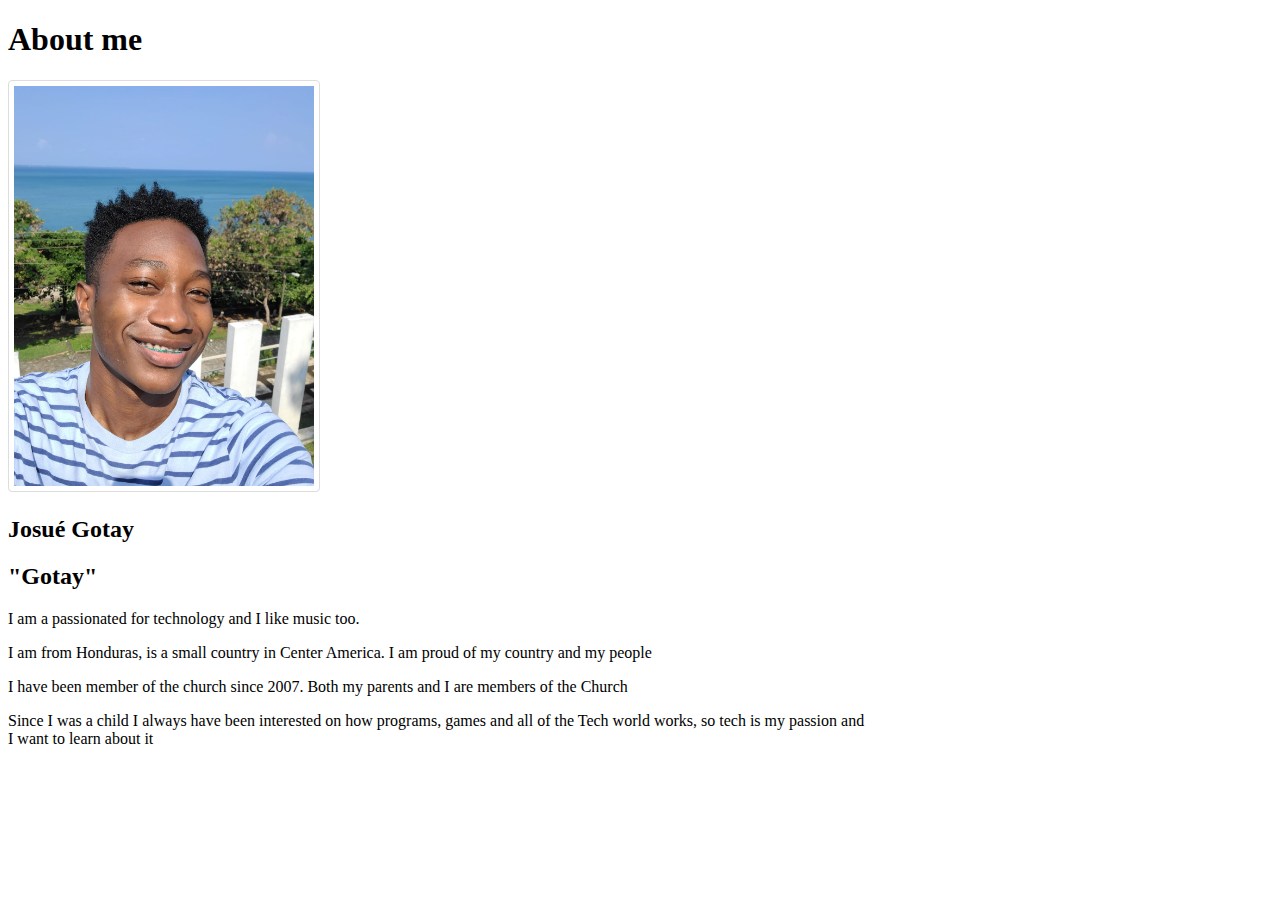
<file: About me/Index.html>
<!DOCTYPE html>
<html lang="en">
<head>
    <link rel="stylesheet" href="Styles/Aboutme.css">
    <meta charset="UTF-8">
    <meta http-equiv="X-UA-Compatible" content="IE=edge">
    <meta name="Viewport" content="width=device-width, initial-scale=1.0">
    <title>All About Me</title>
</head>
<body>
    <h1>About me</h1>
    <img src="Images/Me.jpeg" alt="Josue Gotay">
    <h2>Josué Gotay</h2>
    <h2>"Gotay"</h2>
    <p>I am a passionated for technology and I like music too.</p>
    <p>I am from Honduras, is a small country in Center America. I am proud of my country and my people</p>
    <p>I have been member of the church since 2007. Both my parents and I are members of the Church</p>
    <p>Since I was a child I always have been interested on how programs, games and all of the Tech world works, so tech is my passion and <br>I want to learn  about it</p>

</body>
</html>
</file>
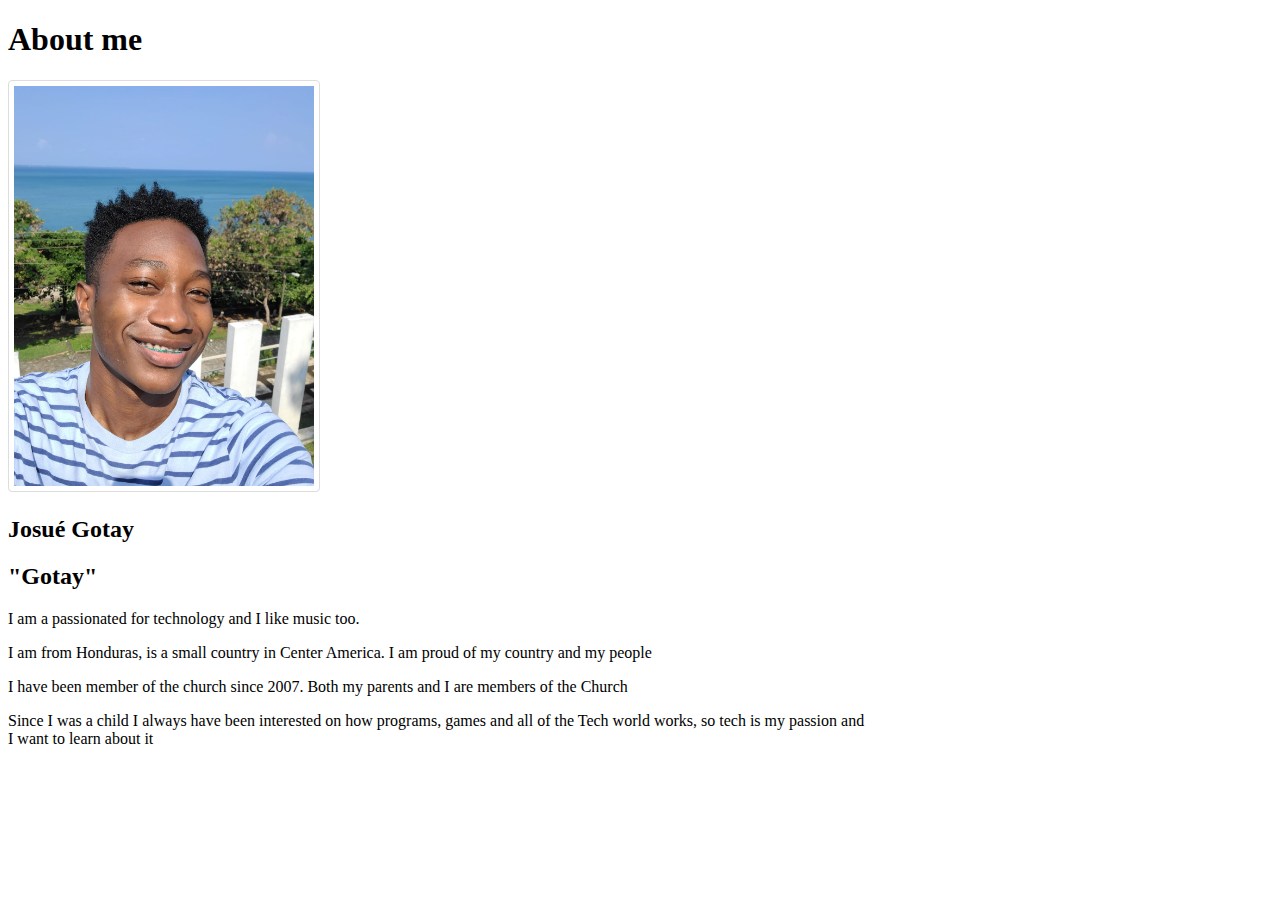
<file: aboutme/Index.html>
<!DOCTYPE html>
<html lang="en">
<head>
    <link rel="stylesheet" href="Styles/Aboutme.css">
    <meta charset="UTF-8">
    <meta http-equiv="X-UA-Compatible" content="IE=edge">
    <meta name="Viewport" content="width=device-width, initial-scale=1.0">
    <title>All About Me</title>
</head>
<body>
    <h1>About me</h1>
    <img src="Images/Me.jpeg" alt="Josué Gotay">
    <h2>Josué Gotay</h2>
    <h2>"Gotay"</h2>
    <p>I am a passionated for technology and I like music too.</p>
    <p>I am from Honduras, is a small country in Center America. I am proud of my country and my people</p>
    <p>I have been member of the church since 2007. Both my parents and I are members of the Church</p>
    <p>Since I was a child I always have been interested on how programs, games and all of the Tech world works, so tech is my passion and <br>I want to learn  about it</p>

</body>
</html>
</file>
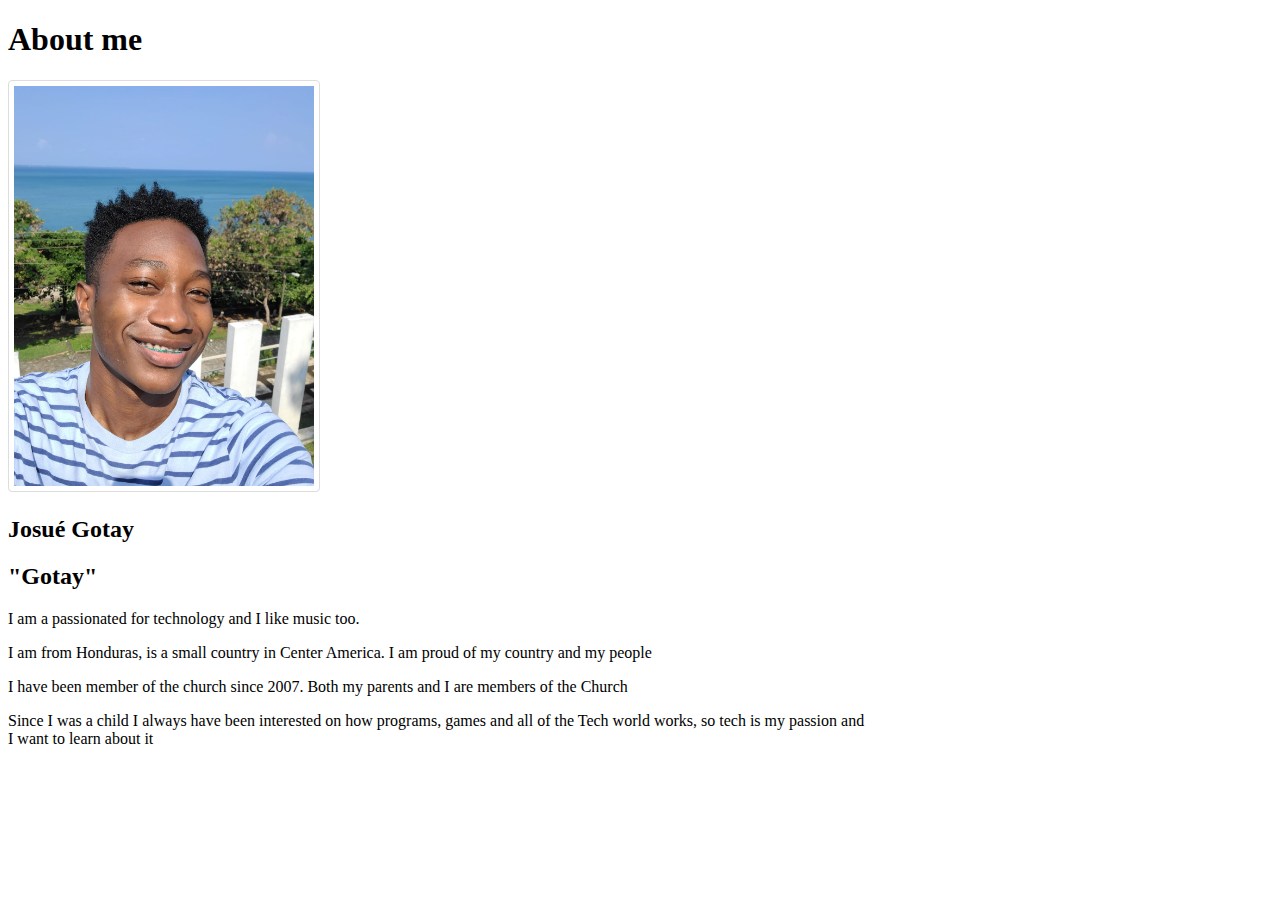
<file: aboutme/index.html>
<!DOCTYPE html>
<html lang="en">
<head>
    <link rel="stylesheet" href="Styles/Aboutme.css">
    <meta charset="UTF-8">
    <meta http-equiv="X-UA-Compatible" content="IE=edge">
    <meta name="Viewport" content="width=device-width, initial-scale=1.0">
    <title>All About Me</title>
</head>
<body>
    <h1>About me</h1>
    <img src="Images/Me.jpeg" alt="Josué Gotay">
    <h2>Josué Gotay</h2>
    <h2>"Gotay"</h2>
    <p>I am a passionated for technology and I like music too.</p>
    <p>I am from Honduras, is a small country in Center America. I am proud of my country and my people</p>
    <p>I have been member of the church since 2007. Both my parents and I are members of the Church</p>
    <p>Since I was a child I always have been interested on how programs, games and all of the Tech world works, so tech is my passion and <br>I want to learn  about it</p>

</body>
</html>
</file>
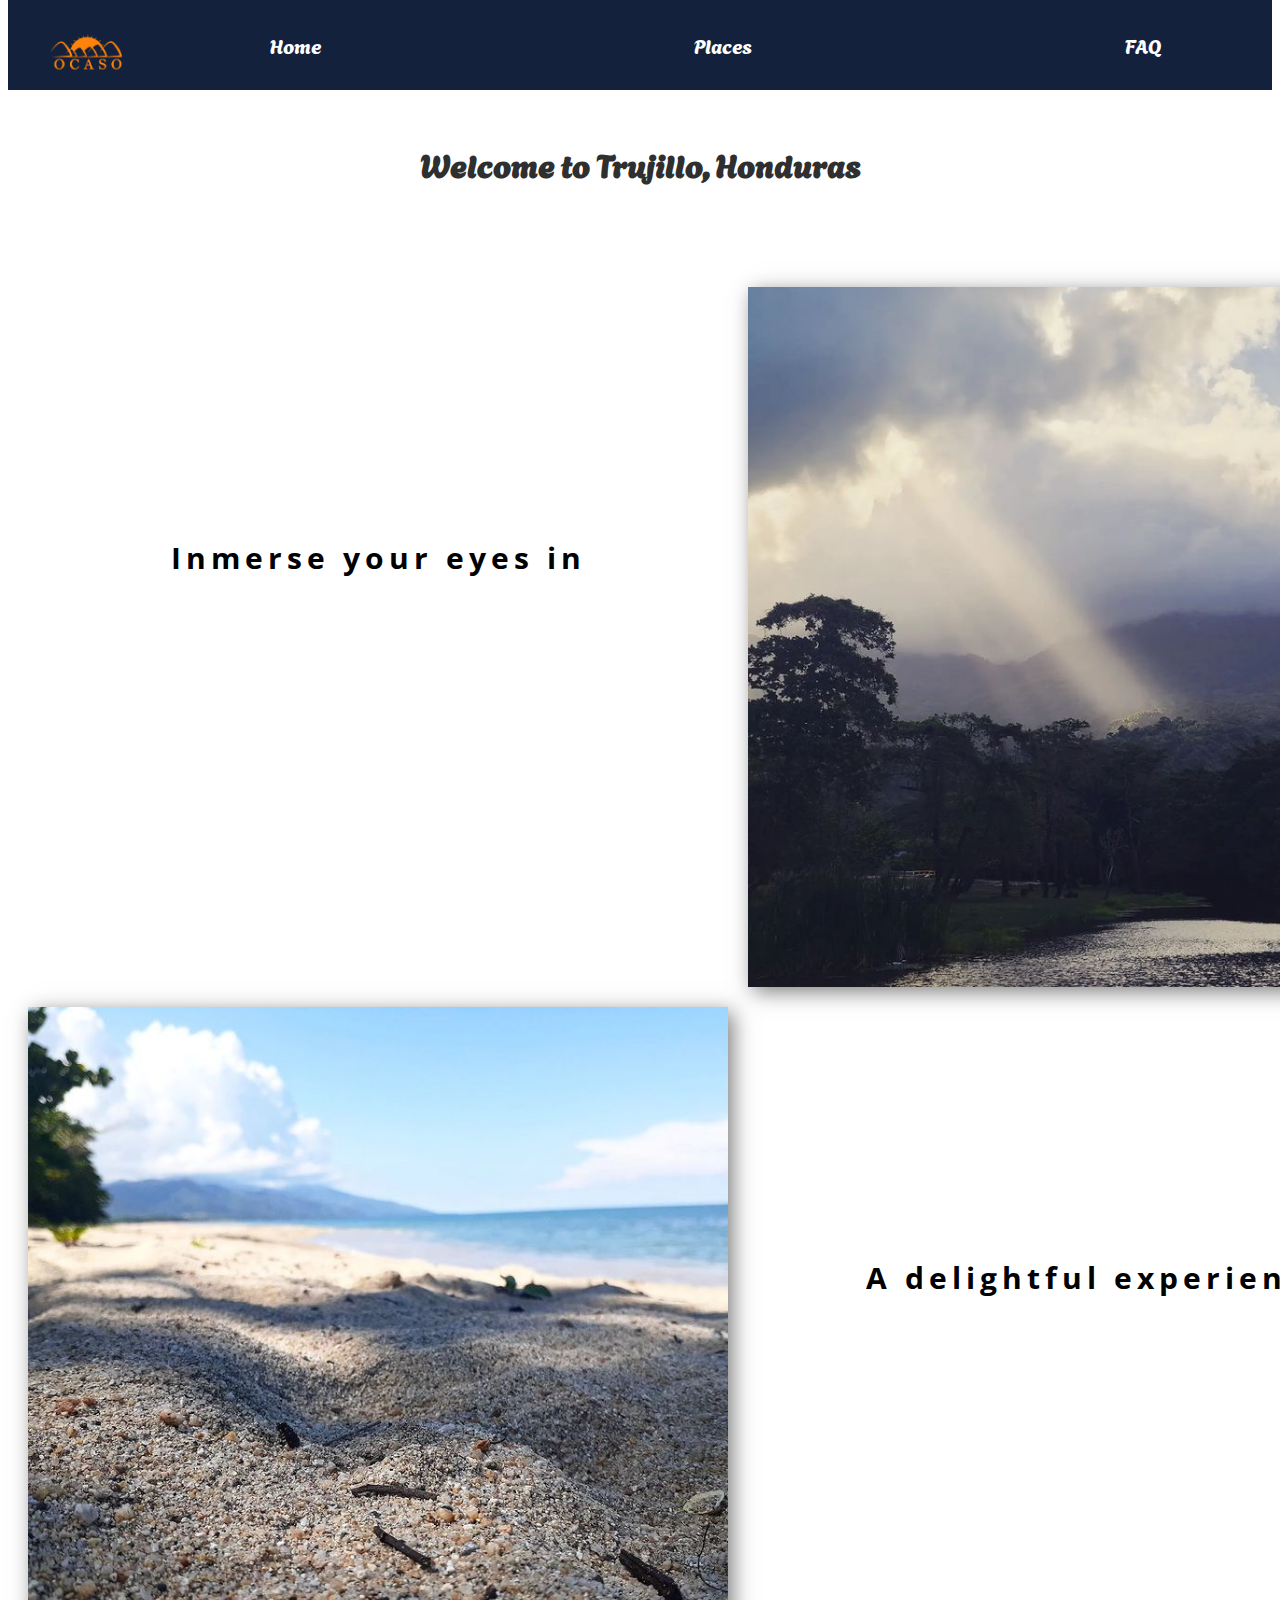
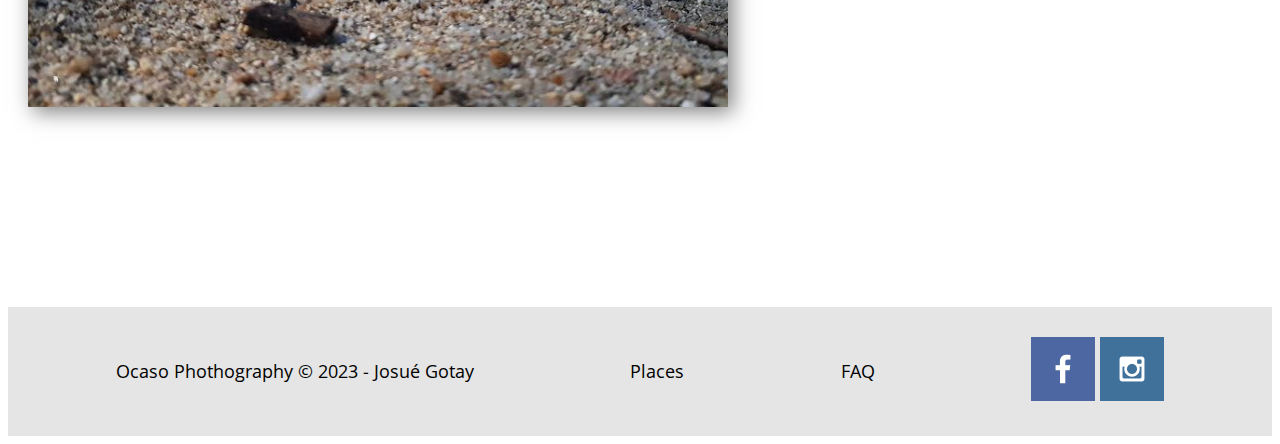
<file: ocaso-web/index.html>
<!DOCTYPE html>
<html lang="en">
<head>
    <meta charset="UTF-8">
    <meta name="viewport" content="width=device-width, initial-scale=1.0">
    <link rel="Stylesheet" href="styles/index.css">
    <title>Home</title>
</head>

<body>
    <div id="content">
        <header>
            <a id="logo_link" href="index.html">
                <img class="logo" src="images/ocaso-logo.png" alt="ocaso logo">
            </a>
            <nav>
                <a href="index.html">Home</a>
                <a href="places.html">Places</a>
                <a href="faq.html">FAQ</a>
            </nav>
        </header>
        <h1>Welcome to Trujillo, Honduras</h1>

        <main class="home-grid">
            <h2 class="theme_1">Inmerse your eyes in</h2>
            <h2 class="theme_2">A delightful experience</h2>
            <img class="home_1" src="images/home1.png" alt="sea shore">
            <img class="home_2" src="images/home2.png" alt="light beam">
        </main>

        <footer>
            <p>Ocaso Phothography &copy; 2023 - Josué Gotay </p>
                <p><a href="places.html">Places</a></p>
                <p><a href="faq.html">FAQ</a></p>
                <div class="social">
                    <a href="https://facebook.com" target="blank">
                        <img src="images/facebook.png" alt="fb icon">
                    </a>
                    <a href="https://instagram.com/ocaso_fotos0201?igshid=M2RkZGJiMzhjOQ==" target="blank">
                        <img src="images/instagram.png" alt="instagram icon">
                    </a>
                </div>
        </footer>
    </div>
    
</body>
</html>
</file>
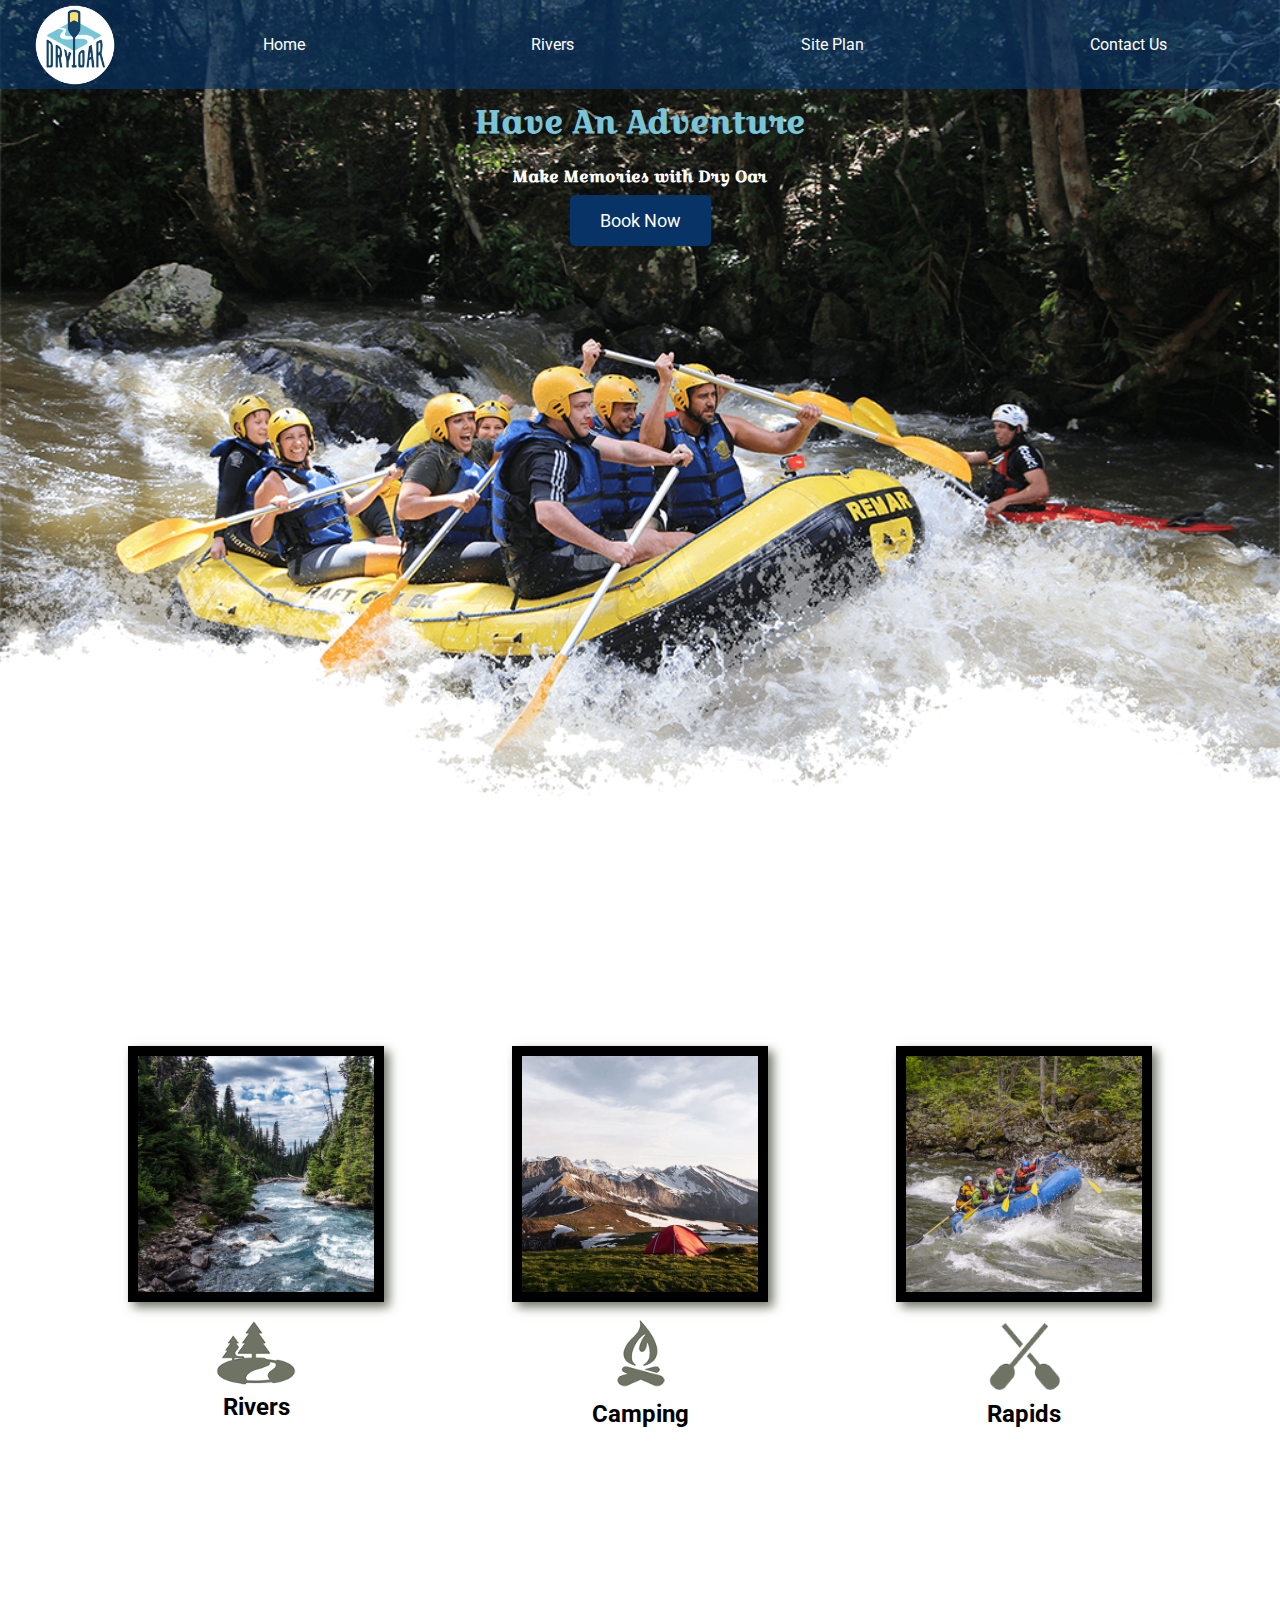
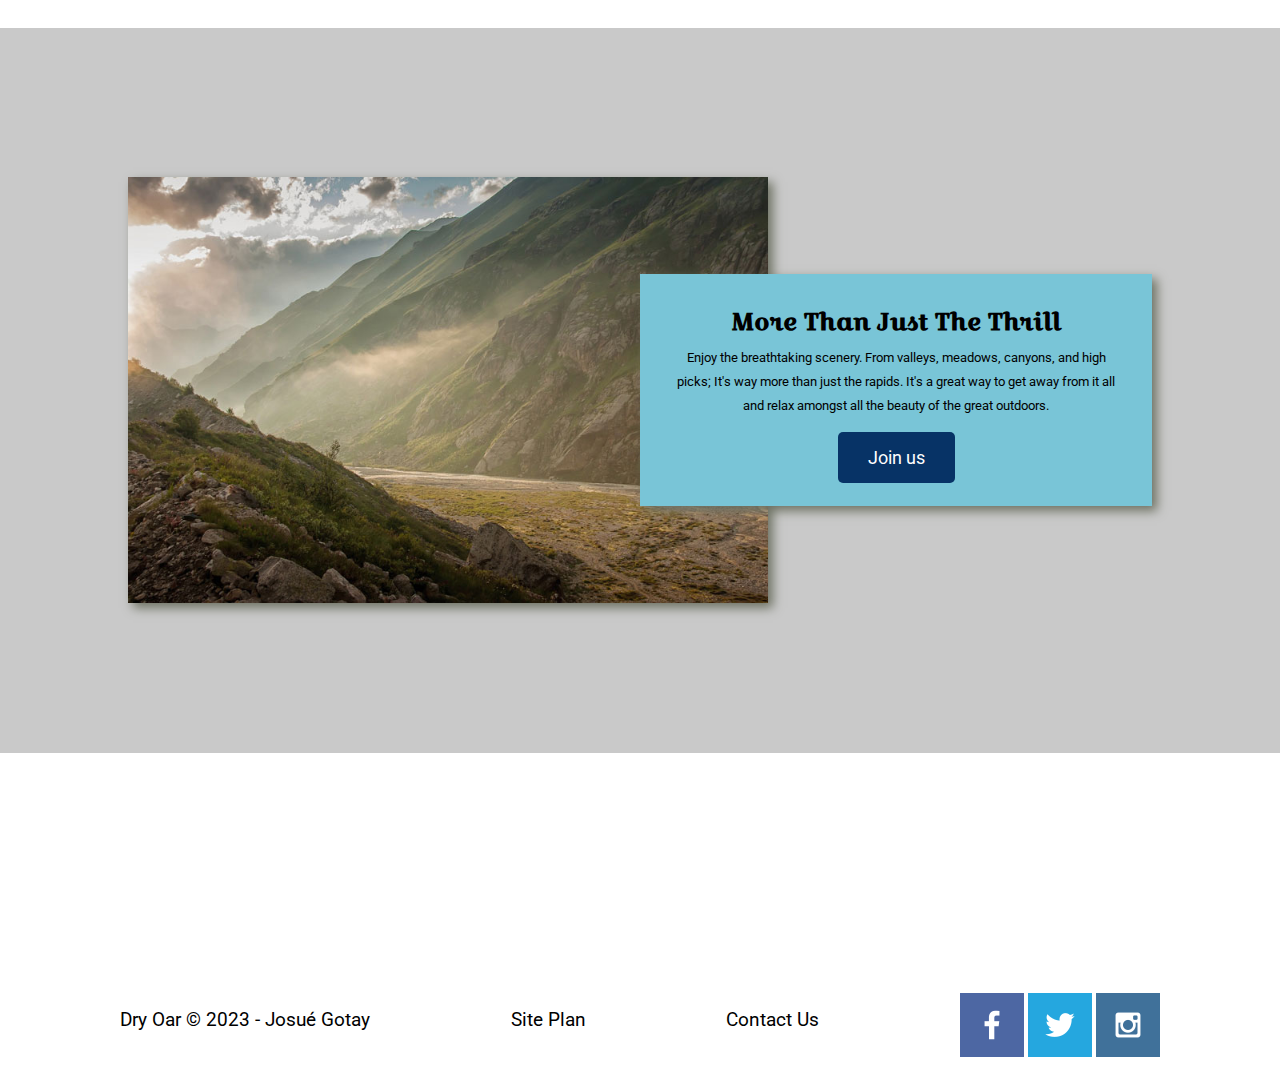
<file: wwr/index.html>
<!DOCTYPE html>
<html lang="en">
<head>
    <meta charset="UTF-8">
    <meta name="viewport" content="width=device-width, initial-scale=1.0">
    <title>Whitewater Rafting Vacations | Dry Oar Boating | Home</title>
    <link rel="stylesheet" href="styles/style.css">
</head>
<body>
    <div id="content">
        <header>
            <a id="logo_link" href="index.html">
                <img class="logo" src="images/logo.png" alt="Dry Oar Logo">
            </a>
            <nav>
                <a href="index.html">Home</a>
                <a href="rivers.html">Rivers</a>
                <a href="site-plan-rafting.html">Site Plan</a>
                <a href="contactus.html">Contact Us</a>
            </nav> 
        </header>
        <div id="hero">
            <div id="hero-box">
                <img id="hero-img" src="images/hero.png" alt="People enjoying white water rafting">
            </div>
            <section id="hero-msg">
                <h1 class="home-title">Have An Adventure</h1>
                <h4>Make Memories with Dry Oar</h4>
                <div class="button-box">
                    <a class="book" href="contactus.html">Book Now</a>
                </div>
            </section>
        </div>
        <main class="home-grid">
            <section class="rivers-card">
                <img class="card-img" src="images/rivers.jpg" alt="river in forest">
                <img class="icon" src="images/river_icon.png" alt="river icon">
                <h2>Rivers</h2>
            </section>
            <section class="camping-card">
                <img class="card-img" src="images/camping.jpg" alt="tent in mountains">
                <img class="icon" src="images/fire_icon.png" alt="fire icon">
                <h2>Camping</h2>
            </section>
            <section class="rapids-card">
                <img class="card-img" src="images/rapids.jpg" alt="rafting boat">
                <img class="icon" src="images/oars.png" alt="oars icon">
                <h2>Rapids</h2>
            </section>
            <div id="background"></div>
            <img class="mountains" src="images/mountains.jpg" alt="Misty mountains">
            <section class="msg">
                <h2>More Than Just The Thrill</h2>
                <p>Enjoy the breathtaking scenery. From valleys, meadows, canyons, and high picks; It's way more than just the rapids. It's a great way to get away from it all and relax amongst all the beauty of the great outdoors.</p>
                <a class="join" href="rivers.html">Join us</a>
            </section>
        </main>
        <footer>
            <p>Dry Oar &copy; 2023 - Josué Gotay </p>
            <p><a href="site-plan-rafting.html">Site Plan</a></p>
            <p><a href="contactus.html">Contact Us</a></p>
            <div class="social">
                <a href="https://facebook.com" target="_blank">
                    <img src="images/facebook.png" alt="fb icon">
                </a>
                <a href="https://twitter.com" target="_blank">
                    <img src="images/twitter.png" alt="twitter icon">
                </a>
                <a href="https://instagram.com" target="_blank">
                    <img src="images/instagram.png" alt="instagram icon">
                </a>
            </div>
        </footer>
    </div>
</body>
</html>
</file>
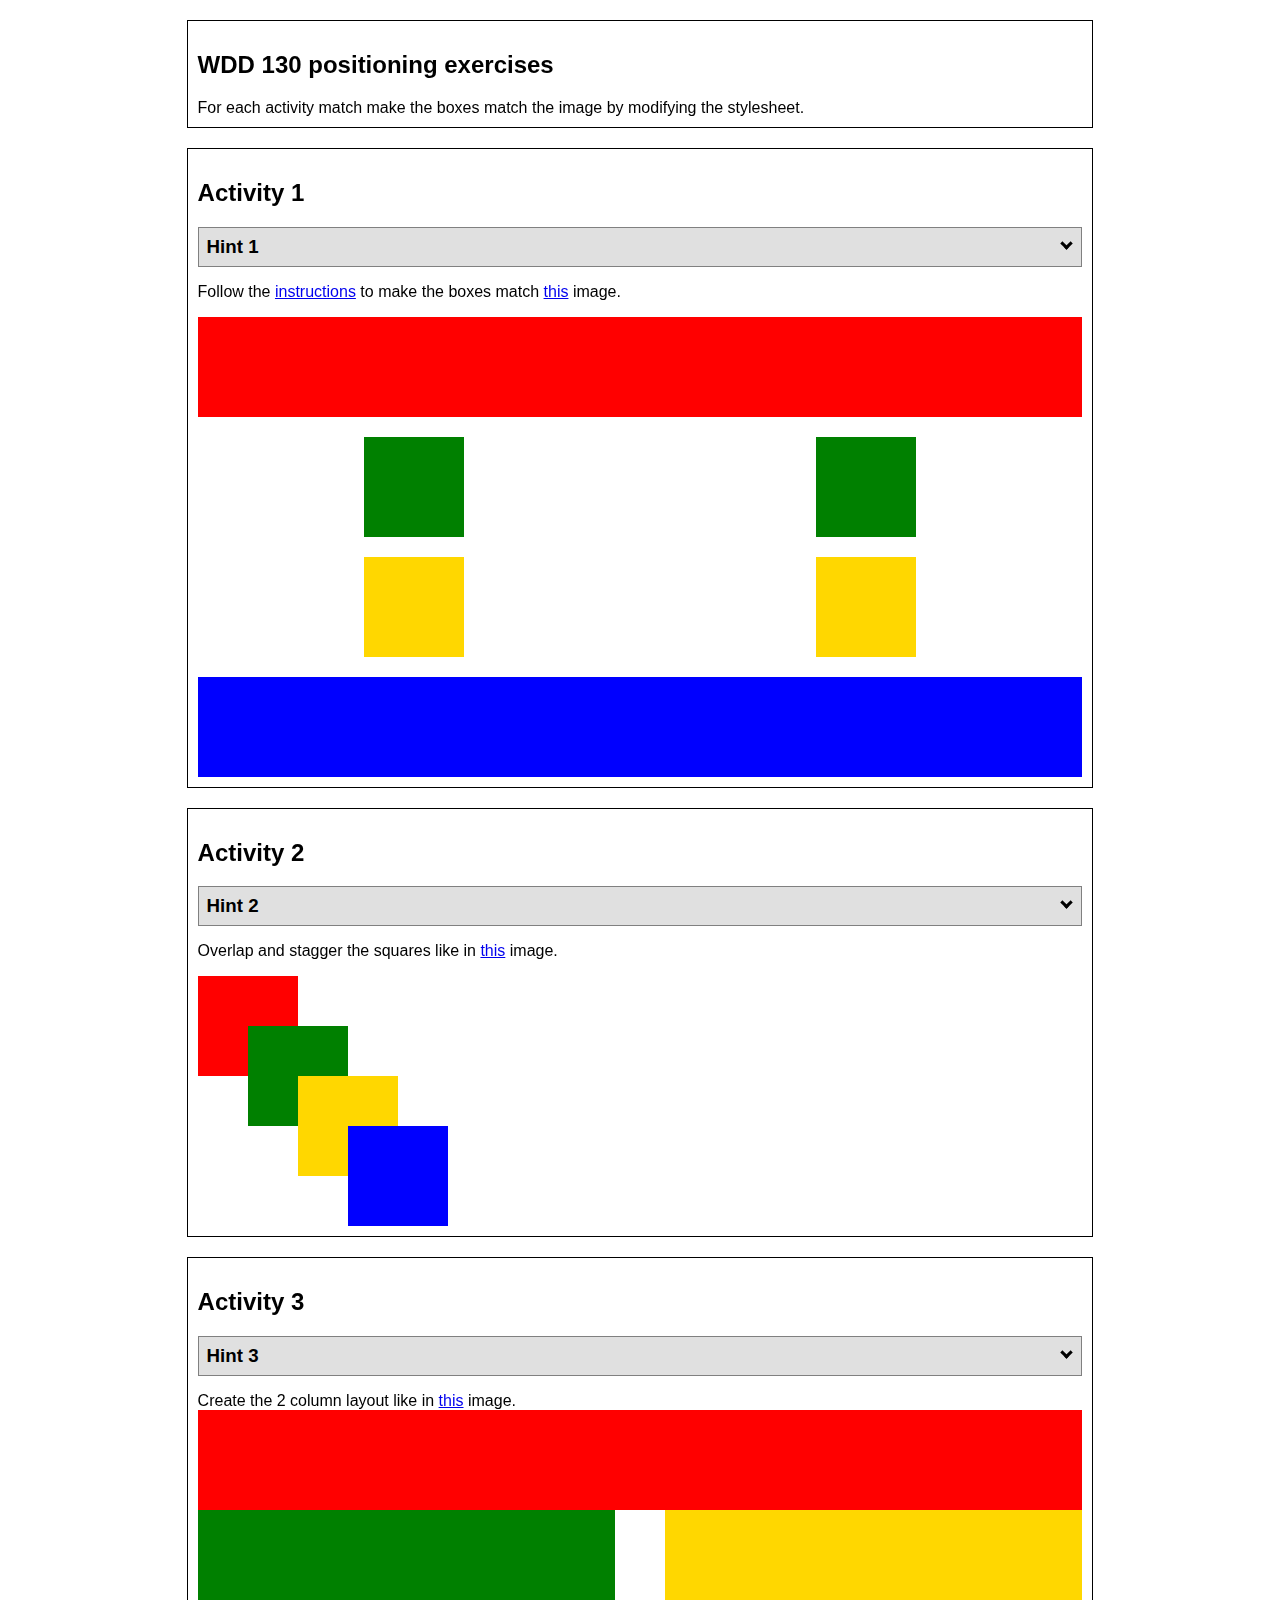
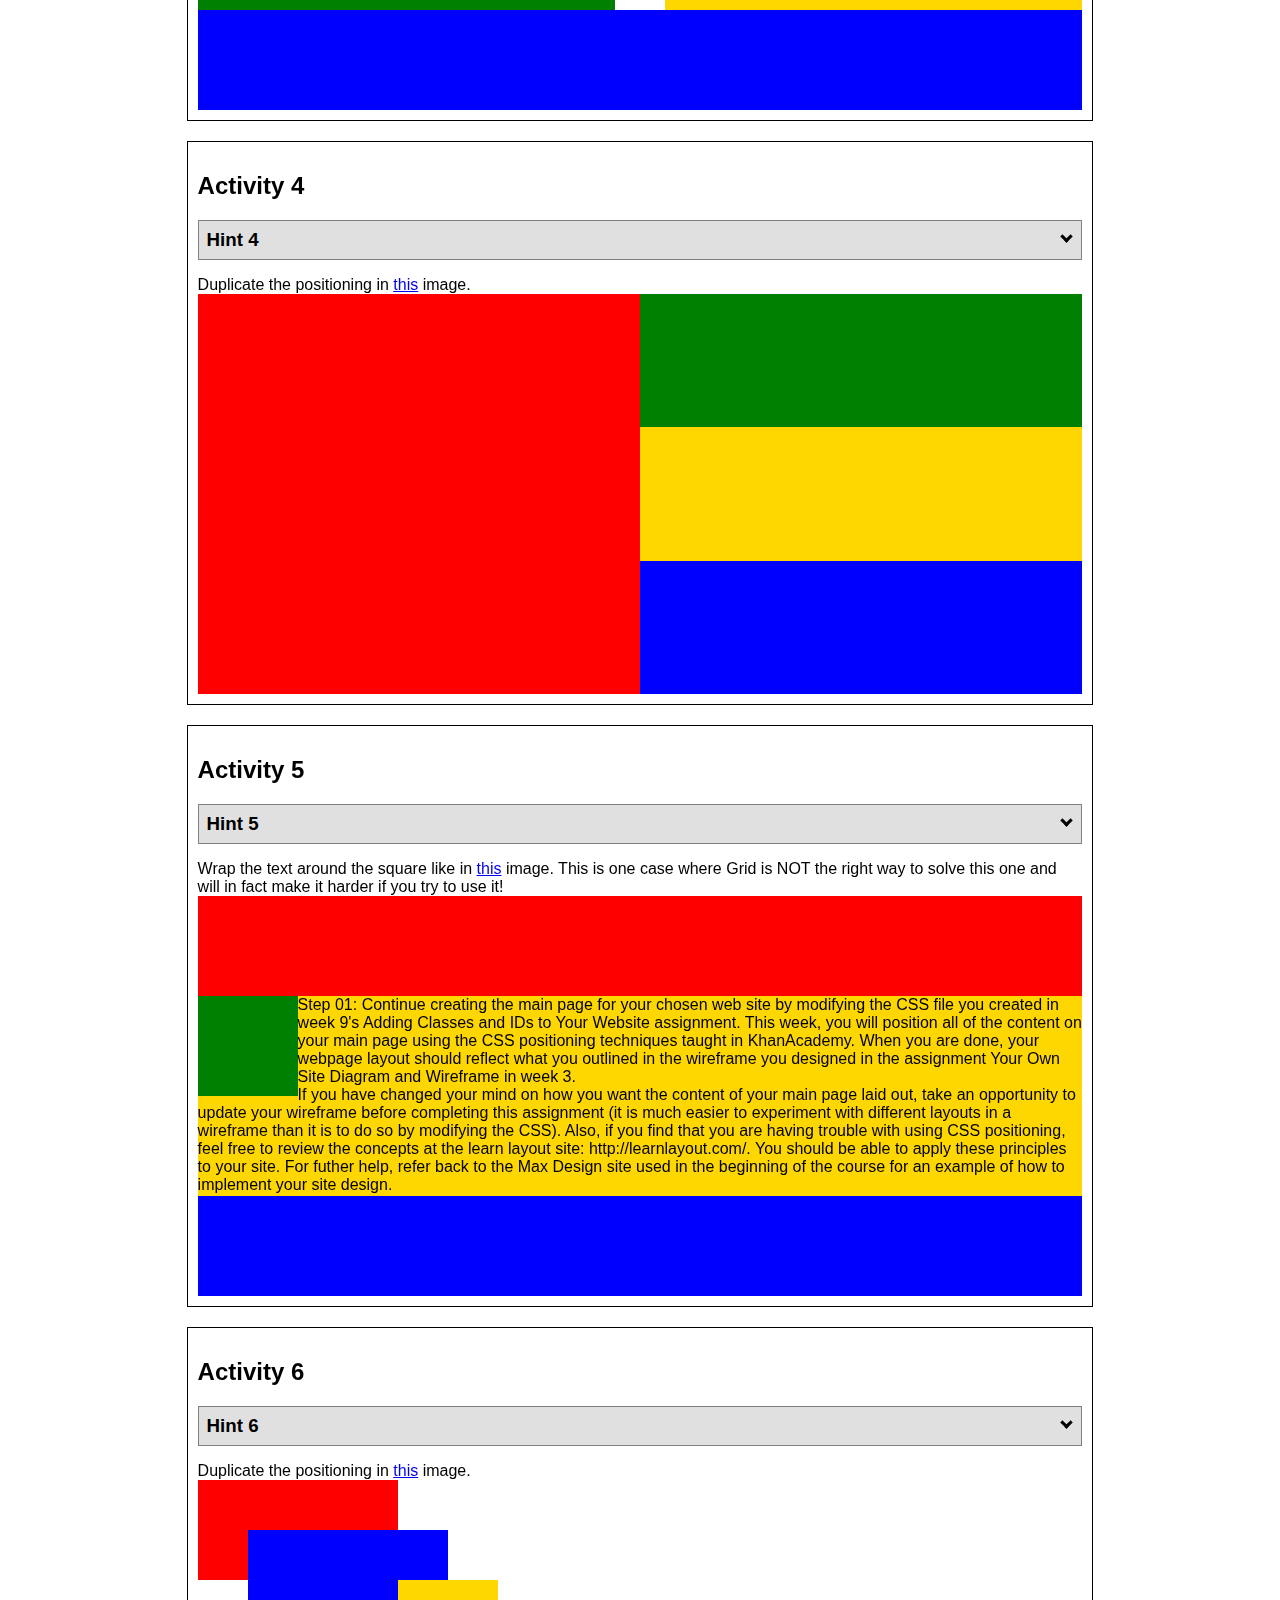
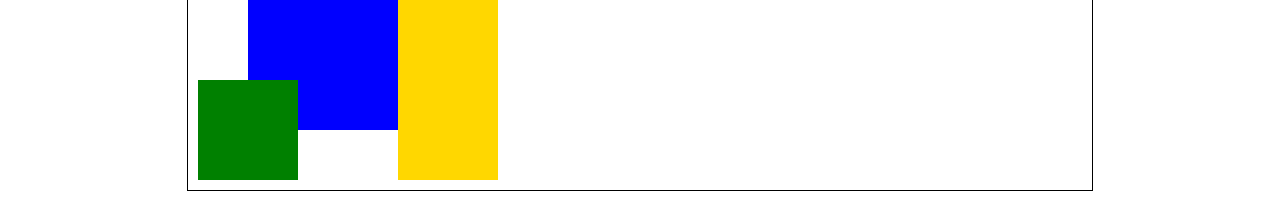
<file: positioning.html>
<!DOCTYPE html>
<html lang="en">
  <head>
    <!-- HTML - Name: positioning.html -->
    <title>Positioning Activity</title>
    <link rel="stylesheet" type="text/css" href="positionstyles.css" />
  </head>
  <body>
    <div class="activity">
      <h2>WDD 130 positioning exercises</h2>
      For each activity match make the boxes match the image by modifying the stylesheet.</div>
    <div class="activity">
      <h2>Activity 1</h2>
      <section class="hint"><input type="checkbox" ><i></i> <h3>Hint 1</h3><div><p>Check out the <a href="https://byui-wdd.github.io/wdd130/activities/w06-css-positioning.html" target="_blank">activity instructions</a> in Ilearn!</p></div></section>
      <p>Follow the <a href="https://byui-wdd.github.io/wdd130/activities/w06-css-positioning.html" target="_blank">instructions</a> to make the boxes match  <a href="https://byui-wdd.github.io/wdd130/images/example1.png" target="_blank">this</a> image.</p>
      <div class="content1" >
        <div class="red1" ></div>
        <div class="green1" ></div>
        <div class="green1" ></div>
        <div class="yellow1"></div>
        <div class="yellow1"></div>
        <div class="blue1"></div>
      </div>
    </div>
    <div class="activity">
      <h2>Activity 2</h2>
      <section class="hint"><input type="checkbox" > <h3>Hint 2</h3><i></i><div>
      <ul>
      <li>grid-template-columns: 50px 50px 50px 50px 50px </li></ul></div></section>
      <p>Overlap and stagger the squares like in <a href="https://byui-wdd.github.io/wdd130/images/example2.png" target="_blank">this</a> image.</p>
      <div class="content2" >
        <div class="red2" ></div>
        <div class="green2" ></div>
        <div class="yellow2"></div>
        <div class="blue2"></div>
      </div>
    </div>
    <div class="activity">
      <h2>Activity 3</h2>
      <section class="hint"><input type="checkbox" > <h3>Hint 3</h3><i></i><div><p>This one is going to be best solved with CSS Grid. Remember to make the boxes the right width first...then start moving them around. </p><h4>Properties used:</h4><ul><li>display:grid;</li><li>grid-template-columns:</li><li>grid-column-gap:</li>
        <li>grid-column:</li>  </ul></div></section>
      Create the 2 column layout like in <a href="https://byui-wdd.github.io/wdd130/images/example3.png" target="_blank">this</a>  image.
      <div class="content3" >
        <div class="red3" ></div>
        <div class="green3" ></div>
        <div class="yellow3"></div>
        <div class="blue3"></div>
      </div>
    </div>
    <div class="activity">
      <h2>Activity 4</h2>
      <section class="hint"><input type="checkbox" > <h3>Hint 4</h3><i></i><div><p>For the others we have been primarily concerned with width. For this one you will need to adjust height as well. </p><h4>Properties used:</h4><ul><li>display:grid;</li><li>grid-template-columns:</li><li>grid-row:</li></ul></div></section>
      Duplicate the positioning in <a href="https://byui-wdd.github.io/wdd130/images/example4.png" target="_blank">this</a> image. 
      <div class="content4" >
        <div class="red4" ></div>
        <div class="green4" ></div>
        <div class="yellow4"></div>
        <div class="blue4"></div>
      </div>
    </div>

    <div class="activity">
      <h2>Activity 5</h2>
      <section class="hint"><input type="checkbox" > <h3>Hint 5</h3><i></i><div><p>Grid is <strong>not</strong> the right way to do this.  In fact there is only one way to really do that...and that is with float. Remember that we float the thing we want the text to wrap around.  Also remember to start by making all the shapes the right size and shape.</p><h4>Properties used:</h4><ul><li>float: left;</li></ul></div></section>
      Wrap the text around the square like in <a href="https://byui-wdd.github.io/wdd130/images/example5.png" target="_blank">this</a> image. This is one case where Grid is NOT the right way to solve this one and will in fact make it harder if you try to use it!
      <div class="content5" >
        <div class="red5" ></div>
        <div class="green5" ></div>
        <div class="yellow5">Step 01: Continue creating the main page for your chosen web site by modifying the CSS file you created in week 9's Adding Classes and IDs to Your Website assignment. This week, you will position all of the content on your main page using the CSS positioning techniques taught in KhanAcademy. When you are done, your webpage layout should reflect what you outlined in the wireframe you designed in the assignment Your Own Site Diagram and Wireframe in week 3. <br />
          If you have changed your mind on how you want the content of your main page laid out, take an opportunity to update your wireframe before completing this assignment (it is much easier to experiment with different layouts in a wireframe than it is to do so by modifying the CSS). Also, if you find that you are having trouble with using CSS positioning, feel free to review the concepts at the learn layout site: http://learnlayout.com/. You should be able to apply these principles to your site. For futher help, refer back to the Max Design site used in the beginning of the course for an example of how to implement your site design.</div>
        <div class="blue5"></div>
      </div>
    </div>
    <div class="activity">
      <h2>Activity 6</h2>
      <section class="hint"><input type="checkbox" > <h3>Hint 6</h3><i></i><div><p>This one is all about visualizing the grid behind the layout. If you are having a hard time doing that first: all the sizes are even multiples of 100, and second here is another example with the lines drawn: <a href="https://byui-wdd.github.io/wdd130/images/example6-hint.png" target="_blank">example 6 with lines</a>. For this one you will find it easiest if you use px for the column width. You can also use <kbd>z-index</kbd> to control the element layering.    </p><h4>Properties used:</h4><ul><li>display:grid;</li><li>grid-template-columns:</li><li>grid-column:</li><li>grid-row:</li><li><a href="https://www.w3schools.com/cssref/pr_pos_z-index.asp" target="_blank">z-index:</a></li></ul></div></section>
      Duplicate the positioning in <a href="https://byui-wdd.github.io/wdd130/images/example6.png" target="_blank">this</a> image.
      <div class="content6" >
        <div class="red6" ></div>
        <div class="green6" ></div>
        <div class="yellow6"></div>
        <div class="blue6"></div>
      </div>
    </div>
  </body>
</html>
</file>
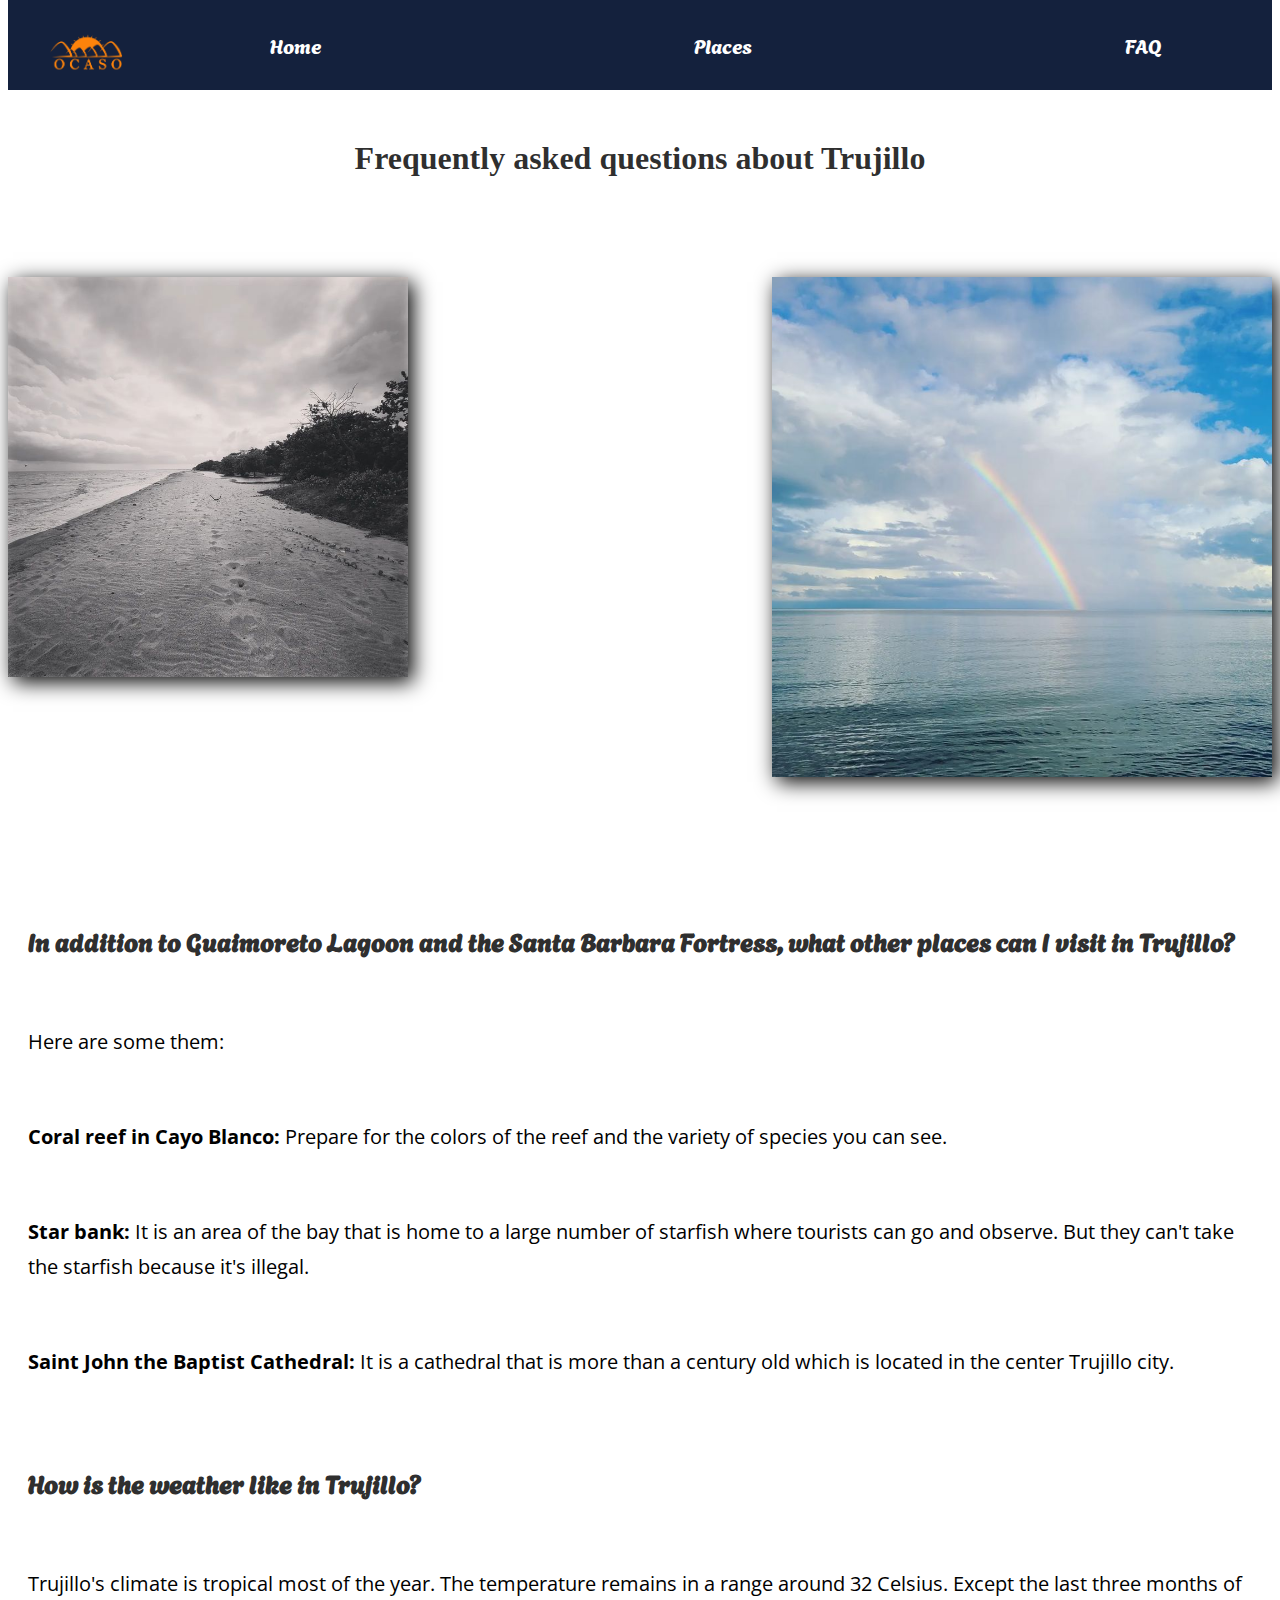
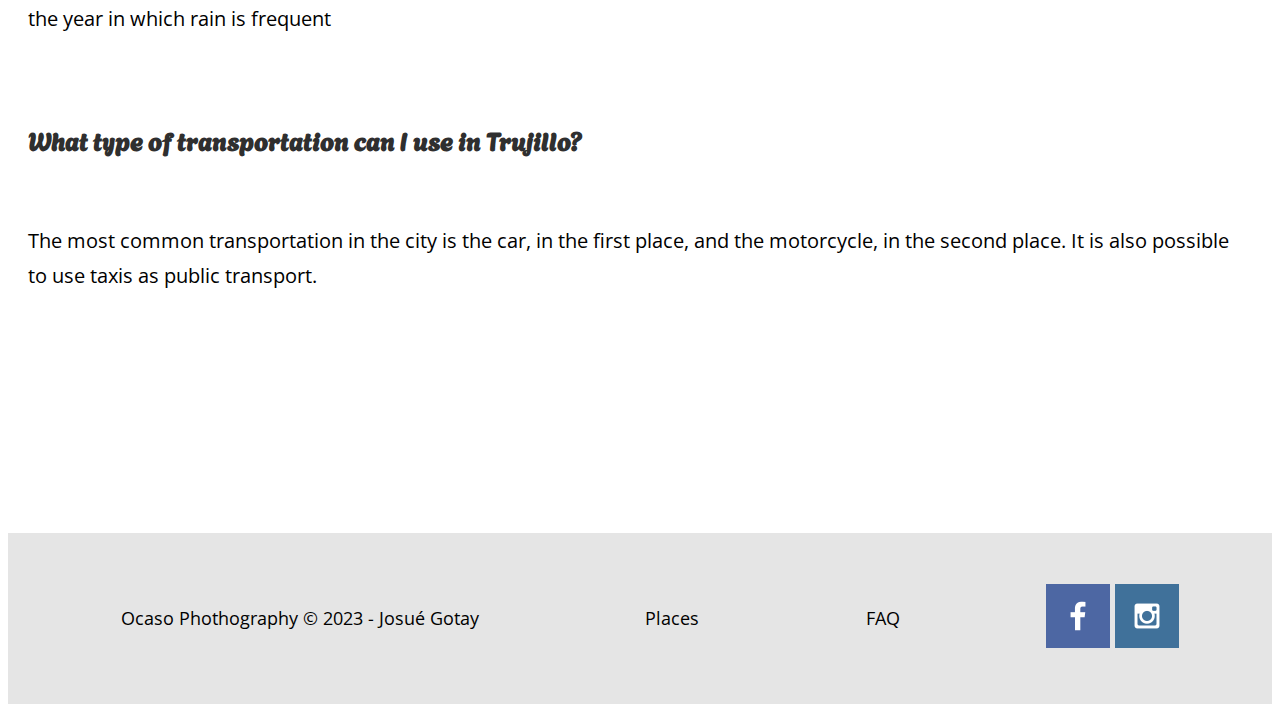
<file: ocaso-web/faq.html>
<!DOCTYPE html>
<html lang="en">
<head>
    <meta charset="UTF-8">
    <meta name="viewport" content="width=device-width, initial-scale=1.0">
    <link rel="Stylesheet" href="styles/faq.css">
    <title>FAQ</title>
</head>

<body>
    <div id="content">
        <header>
            <a id="logo_link" href="index.html">
                <img class="logo" src="images/ocaso-logo.png" alt="ocaso logo">
            </a>
            <nav>
                <a href="index.html">Home</a>
                <a href="places.html">Places</a>
                <a href="faq.html">FAQ</a>
            </nav>
        </header>

        <h1>Frequently asked questions about Trujillo</h1>

        <main class="faq-grid">
            <img class="faq_1" src="images/faq1.png" alt="faq">
            <img class="faq_2" src="images/faq2.png" alt="faq">

            <section class="question_1">
                <h3>In addition to Guaimoreto Lagoon and the Santa Barbara Fortress, what other places can I visit in Trujillo?</h3>
                <p>Here are some them:</p>
                <p><strong>Coral reef in Cayo Blanco:</strong> Prepare for the colors of the reef and the variety of species you can see.</p>
                <p><strong>Star bank:</strong> It is an area of ​the bay that is home to a large number of starfish where tourists can go and observe. But they can't take the starfish because it's illegal.</p>
                <p><strong>Saint John the Baptist Cathedral:</strong> It is a cathedral that is more than a century old which is located in the center Trujillo city.</p>
            </section>

            <section class="question_2">
                <h3>How is the weather like in Trujillo?</h3>
                <p>Trujillo's climate is tropical most of the year. The temperature remains in a range around 32 Celsius. Except the last three months of the year in which rain is frequent</p>
            </section>

            <section class="question_3">
                <h3>What type of transportation can I use in Trujillo?</h3>
                <p>The most common transportation in the city is the car, in the first place, and the motorcycle, in the second place. It is also possible to use taxis as public transport.</p>
            </section>

        </main>

        <footer>
            <p>Ocaso Phothography &copy; 2023 - Josué Gotay </p>
                <p><a href="places.html">Places</a></p>
                <p><a href="faq.html">FAQ</a></p>
                <div class="social">
                    <a href="https://facebook.com" target="_blank">
                        <img src="images/facebook.png" alt="fb icon">
                    </a>
                    <a href="https://instagram.com" target="_blank">
                        <img src="images/instagram.png" alt="instagram icon">
                    </a>
                </div>
        </footer>
    </div>
    
</body>
</html>
</file>
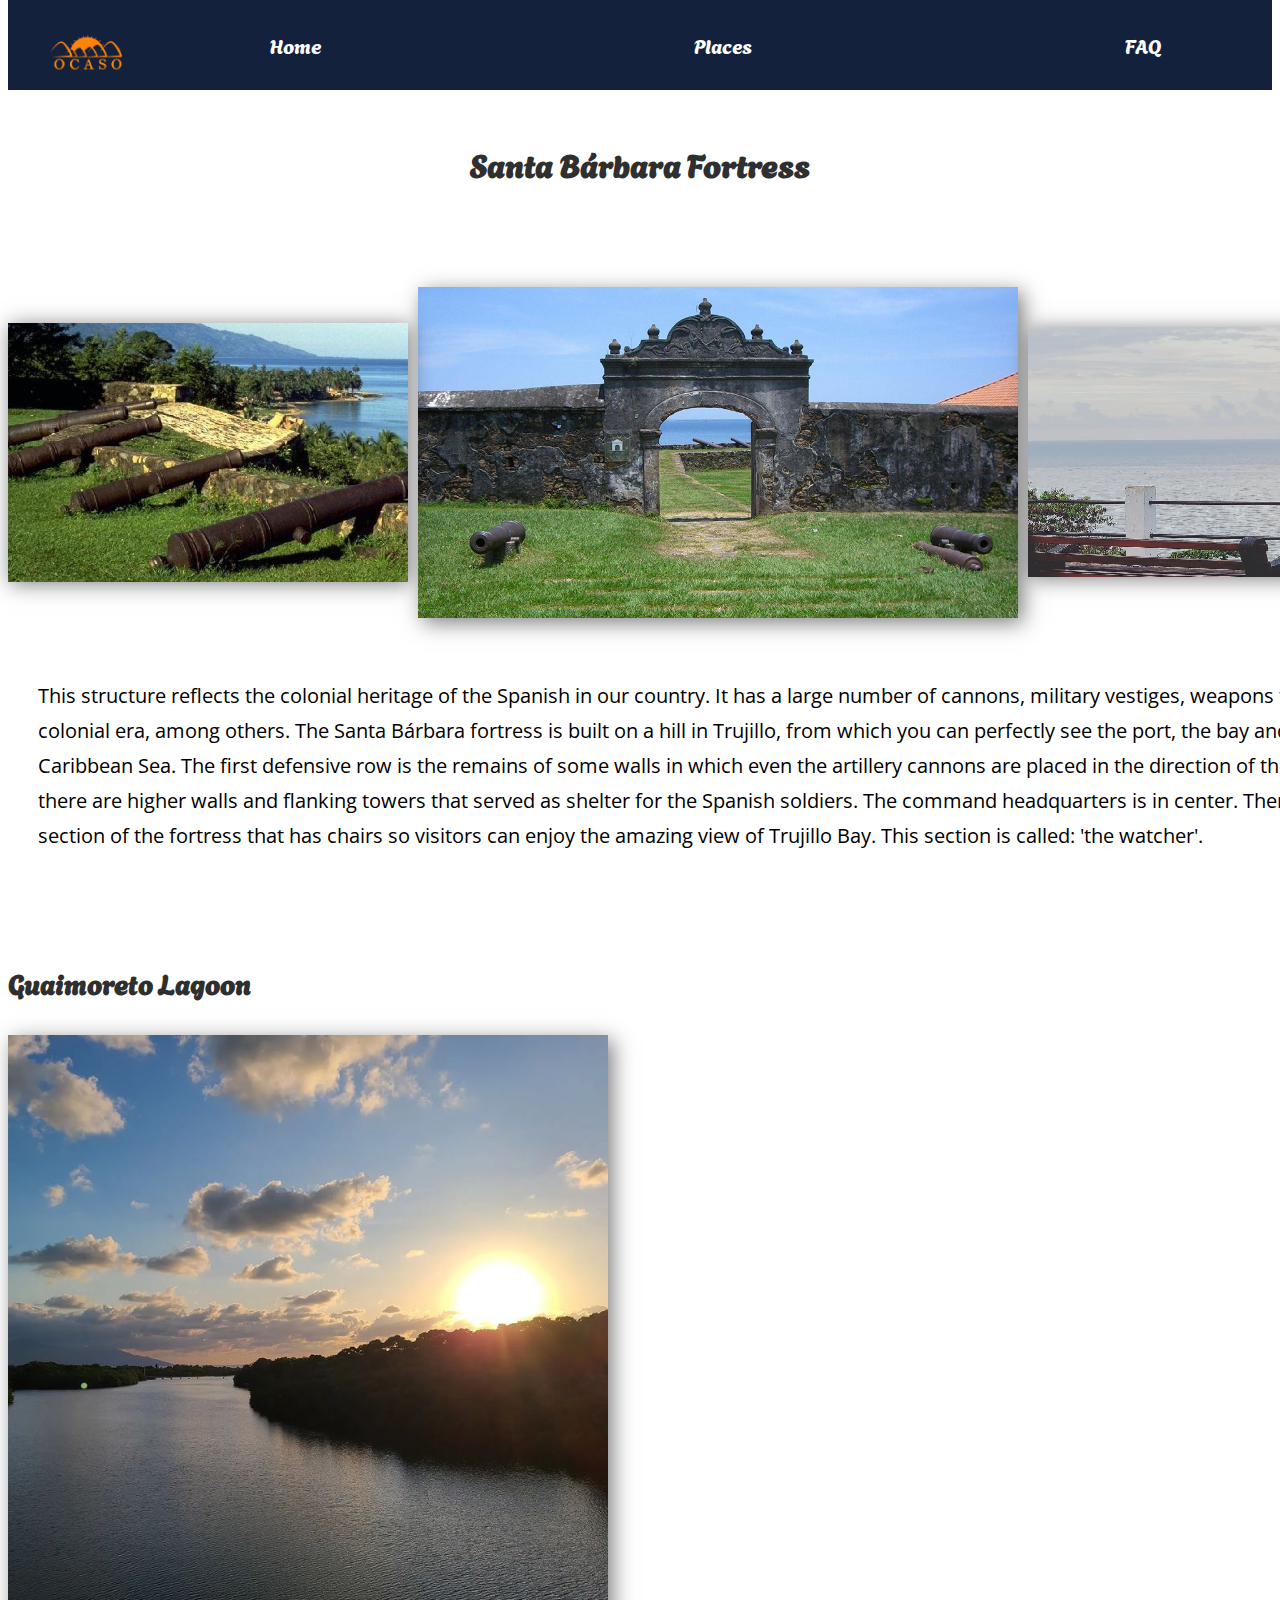
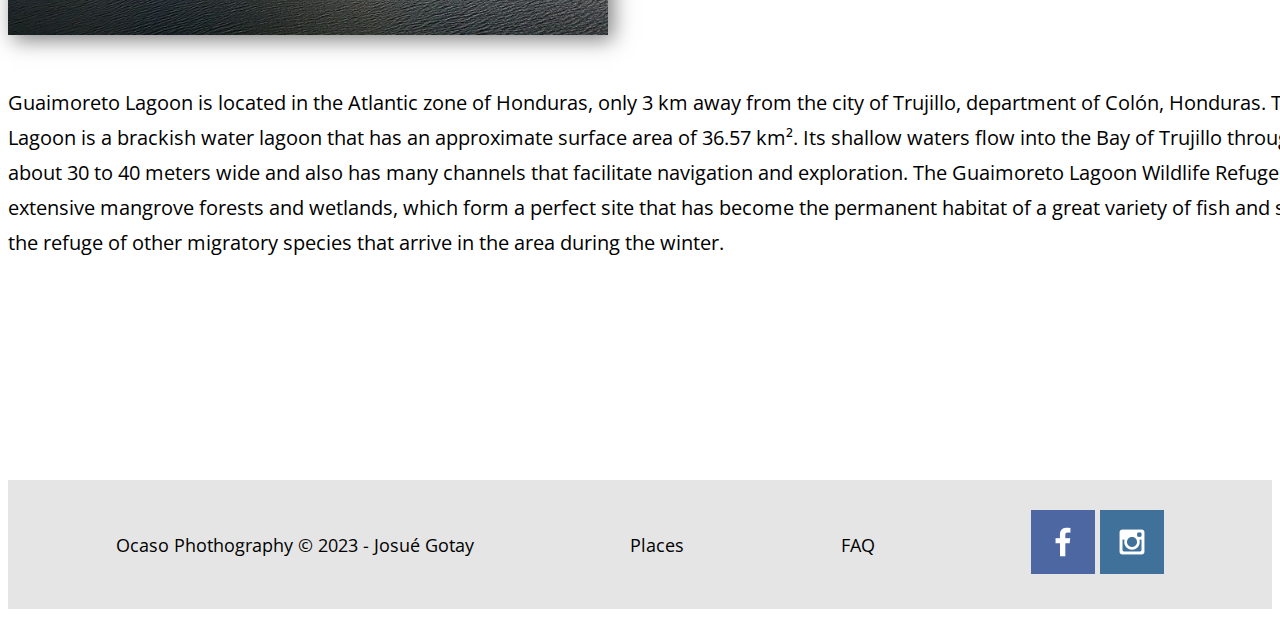
<file: ocaso-web/places.html>
<!DOCTYPE html>
<html lang="en">
<head>
    <meta charset="UTF-8">
    <meta name="viewport" content="width=device-width, initial-scale=1.0">
    <link rel="Stylesheet" href="styles/places.css">
    <title>Places</title>
</head>

<body>
    <div id="content">
        <header>
            <a id="logo_link" href="index.html">
                <img class="logo" src="images/ocaso-logo.png" alt="ocaso logo">
            </a>
            <nav>
                <a href="index.html">Home</a>
                <a href="places.html">Places</a>
                <a href="faq.html">FAQ</a>
            </nav>
        </header>

        <h1>Santa Bárbara Fortress</h1>

        <main class="places-grid">
            <img class="fortress_1" src="images/places_3.jpg" alt="fortress">
            <img class="fortress_2" src="images/places_4.jpg" alt="fortress">
            <img class="viewer" src="images/places1.png" alt="viewer">
            <p class="fortress_text">This structure reflects the colonial heritage of the Spanish in our country. It has a large number of cannons, military vestiges, weapons from the colonial era, among others.
                The Santa Bárbara fortress is built on a hill in Trujillo, from which you can perfectly see the port, the bay and the Caribbean Sea. The first defensive row is the remains of 
                some walls in which even the artillery cannons are placed in the direction of the bay. Next, there are higher walls and flanking towers that served as shelter for the Spanish soldiers. The command headquarters is in center.
                There is also a section of the fortress that has chairs so visitors can enjoy the amazing view of Trujillo Bay. This section is called: 'the watcher'.
            </p>
            <h2>Guaimoreto Lagoon</h2>
            <img class="lagoon" id="lagoon" src="images/places2.png" alt="Guaimoreto lagoon">
            <!-- The Modal -->
            <div id="myModal" class="modal">

                <!-- The Close Button -->
                <span class="close">&times;</span>
            
                <!-- Modal Content (The Image) -->
                <img class="modal-content" src="images/places2.png" id="img01" alt="lagoon">
            
                <!-- Modal Caption (Image Text) -->
                <div id="caption"></div>
            </div>
            <script>
                // Get the modal
                var modal = document.getElementById("myModal");
            
                // Get the image and insert it inside the modal - use its "alt" text as a caption
                var img = document.getElementById("lagoon");
                var modalImg = document.getElementById("img01");
                var captionText = document.getElementById("caption");
                img.onclick = function(){
                    modal.style.display = "block";
                    modalImg.src = this.src;
                    captionText.innerHTML = this.alt;
                    }
            
                    // Get the <span> element that closes the modal
                    var span = document.getElementsByClassName("close")[0];
            
                    // When the user clicks on <span> (x), close the modal
                    span.onclick = function() {
                    modal.style.display = "none";
                }
            </script>
            <p  class="lagoon_text">Guaimoreto Lagoon is located in the Atlantic zone of Honduras, only 3 km away from the city of Trujillo, department of Colón, Honduras.
                The Guaimoreto Lagoon is a brackish water lagoon that has an approximate surface area of ​​36.57 km². Its shallow waters flow into the Bay of Trujillo through a channel of about 30 to 40 meters wide 
                and also has many channels that facilitate navigation and exploration. The Guaimoreto Lagoon Wildlife Refuge is made up of extensive mangrove forests and wetlands, which form a perfect site that has become the permanent habitat of a great variety of fish and seabirds 
                and is the refuge of other migratory species that arrive in the area during the winter.
            </p>
        </main>

        <footer>
            <p>Ocaso Phothography &copy; 2023 - Josué Gotay </p>
                <p><a href="places.html">Places</a></p>
                <p><a href="faq.html">FAQ</a></p>
                <div class="social">
                    <a href="https://facebook.com" target="_blank">
                        <img src="images/facebook.png" alt="fb icon">
                    </a>
                    <a href="https://instagram.com" target="_blank">
                        <img src="images/instagram.png" alt="instagram icon">
                    </a>
                </div>
        </footer>
</div>
    
</body>

</html>
</file>
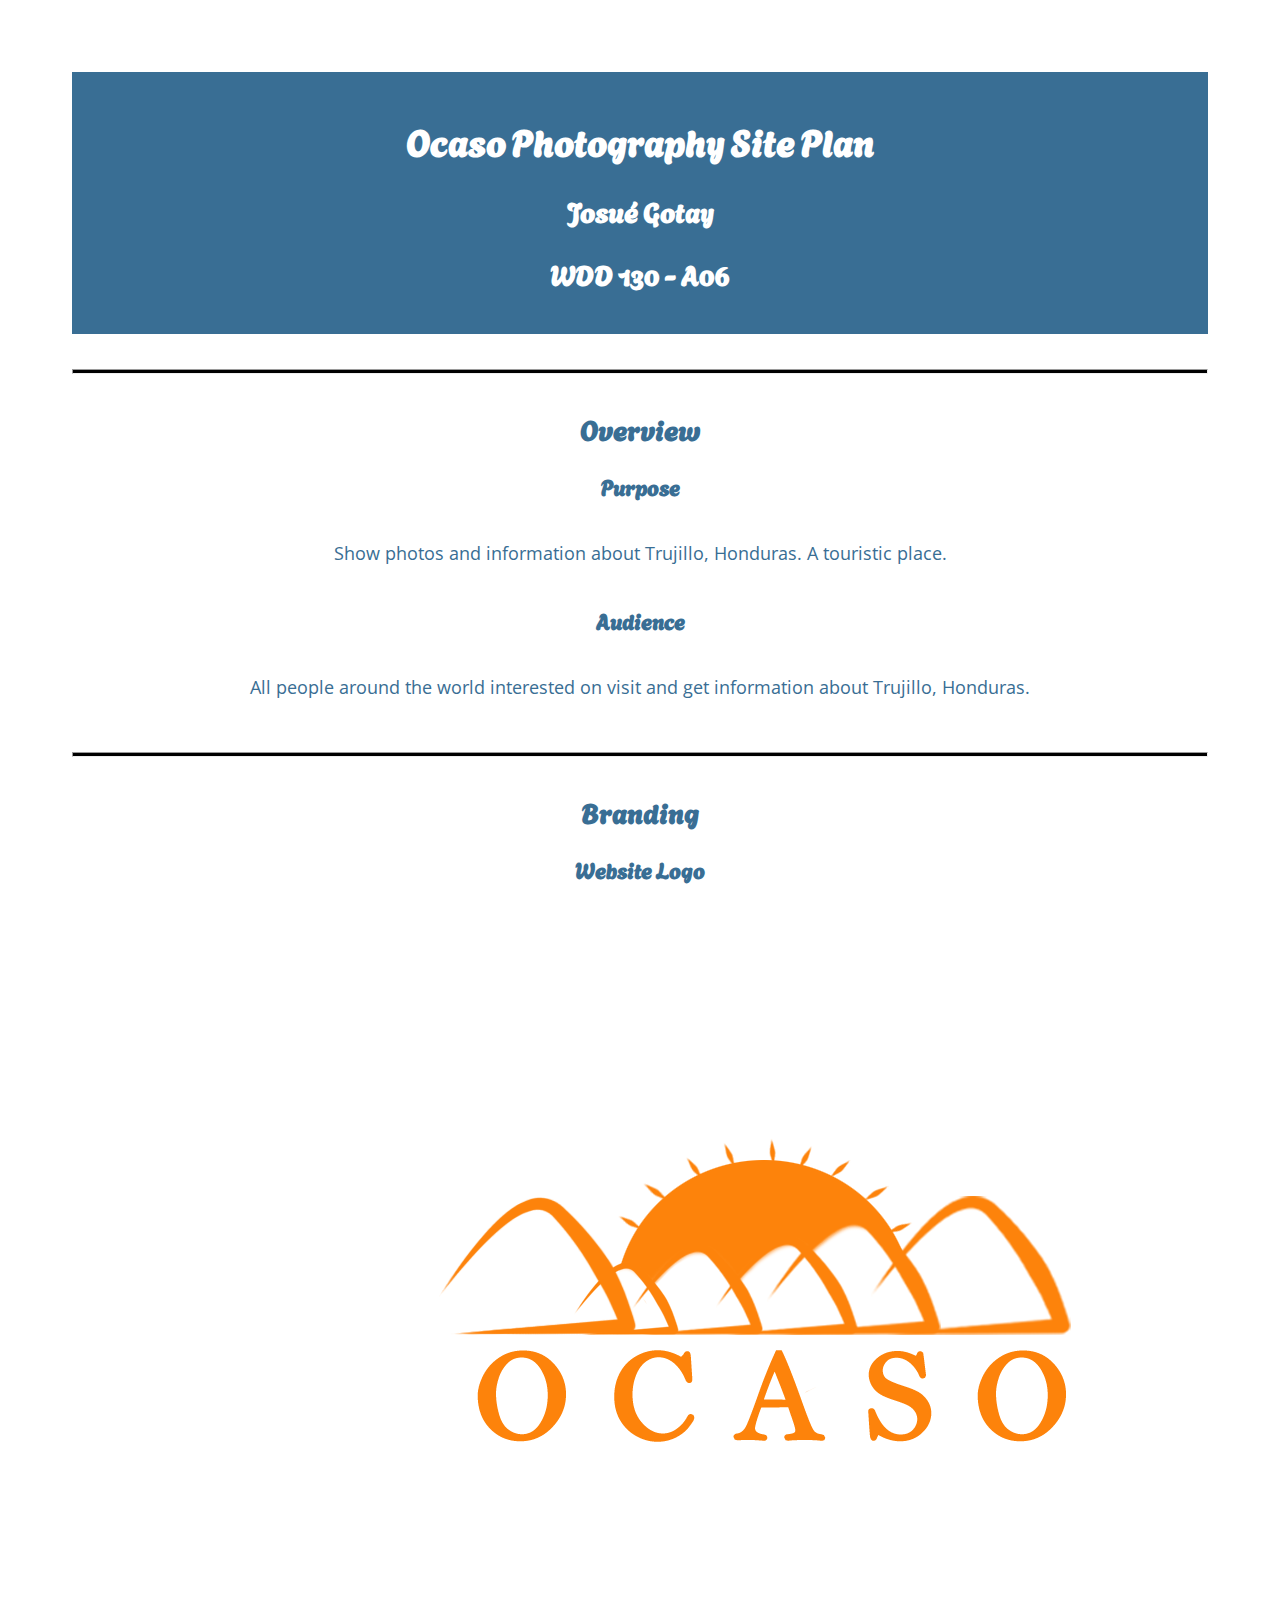
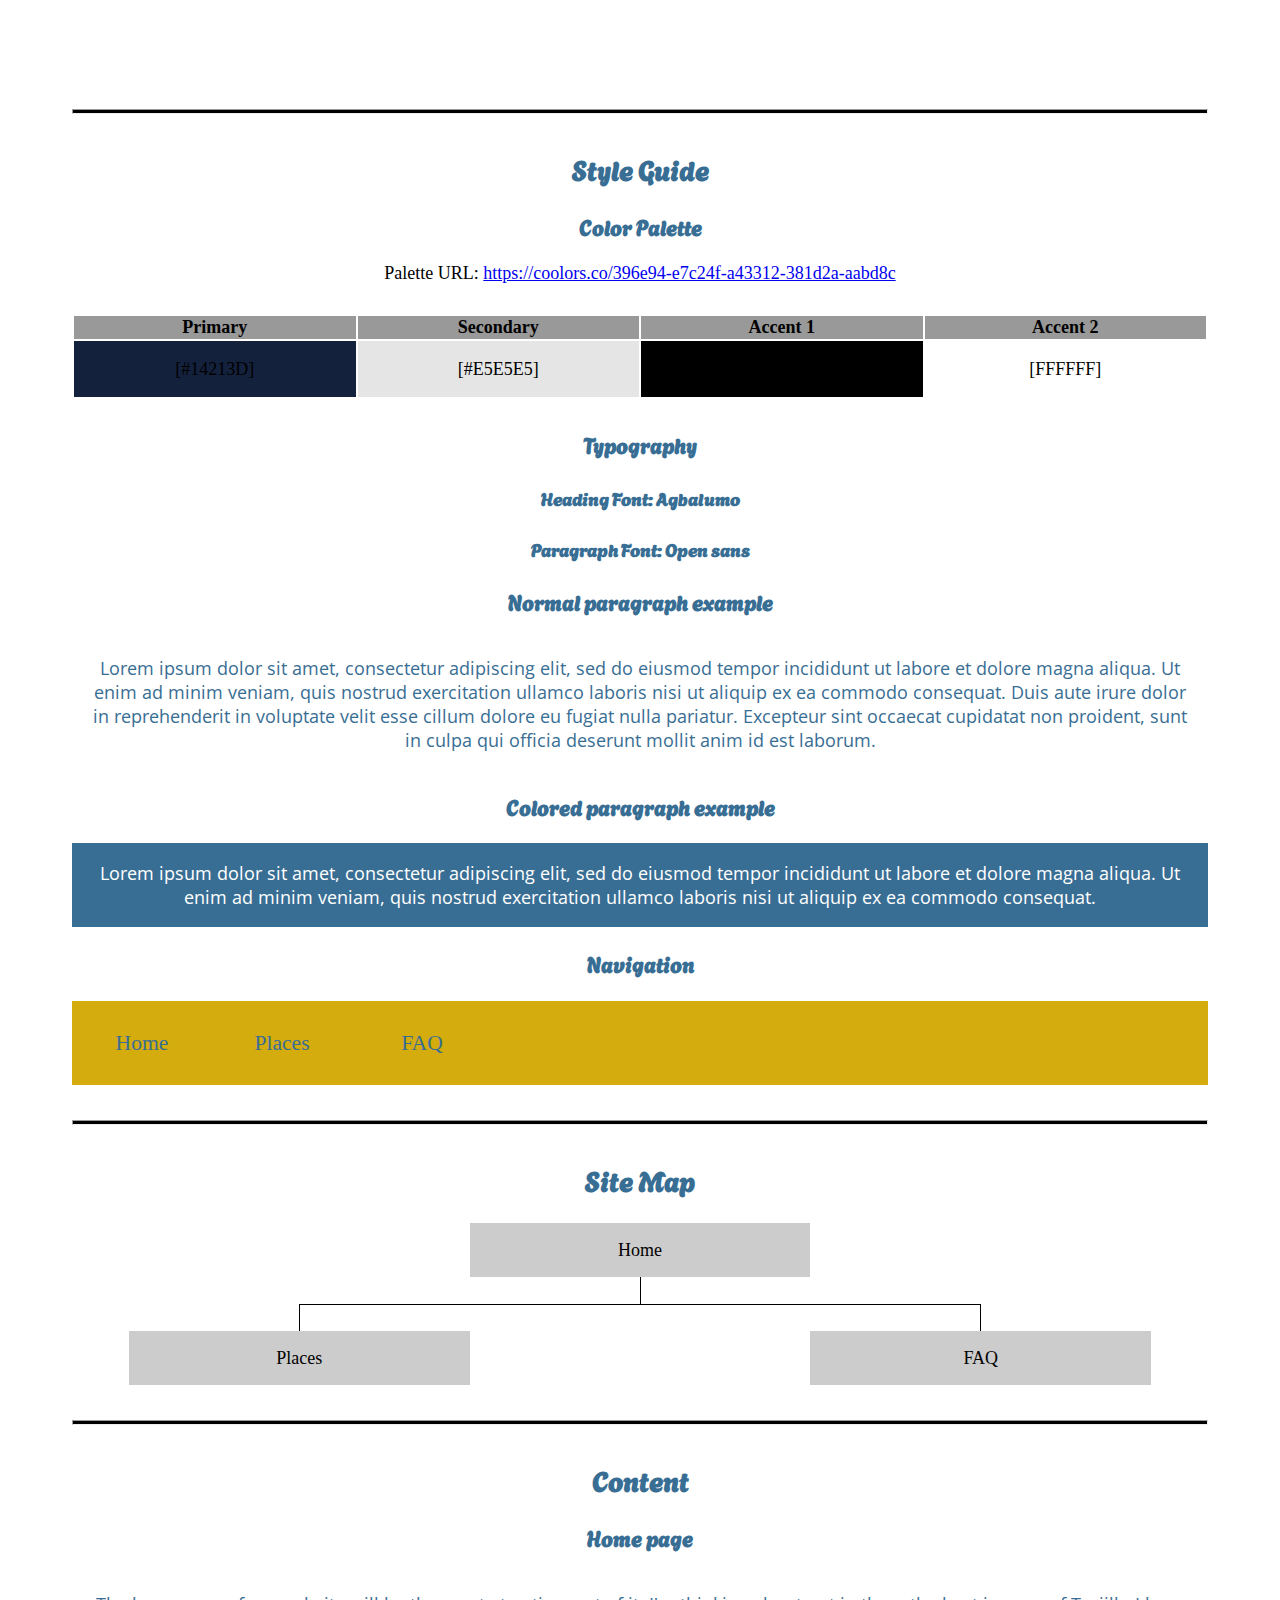
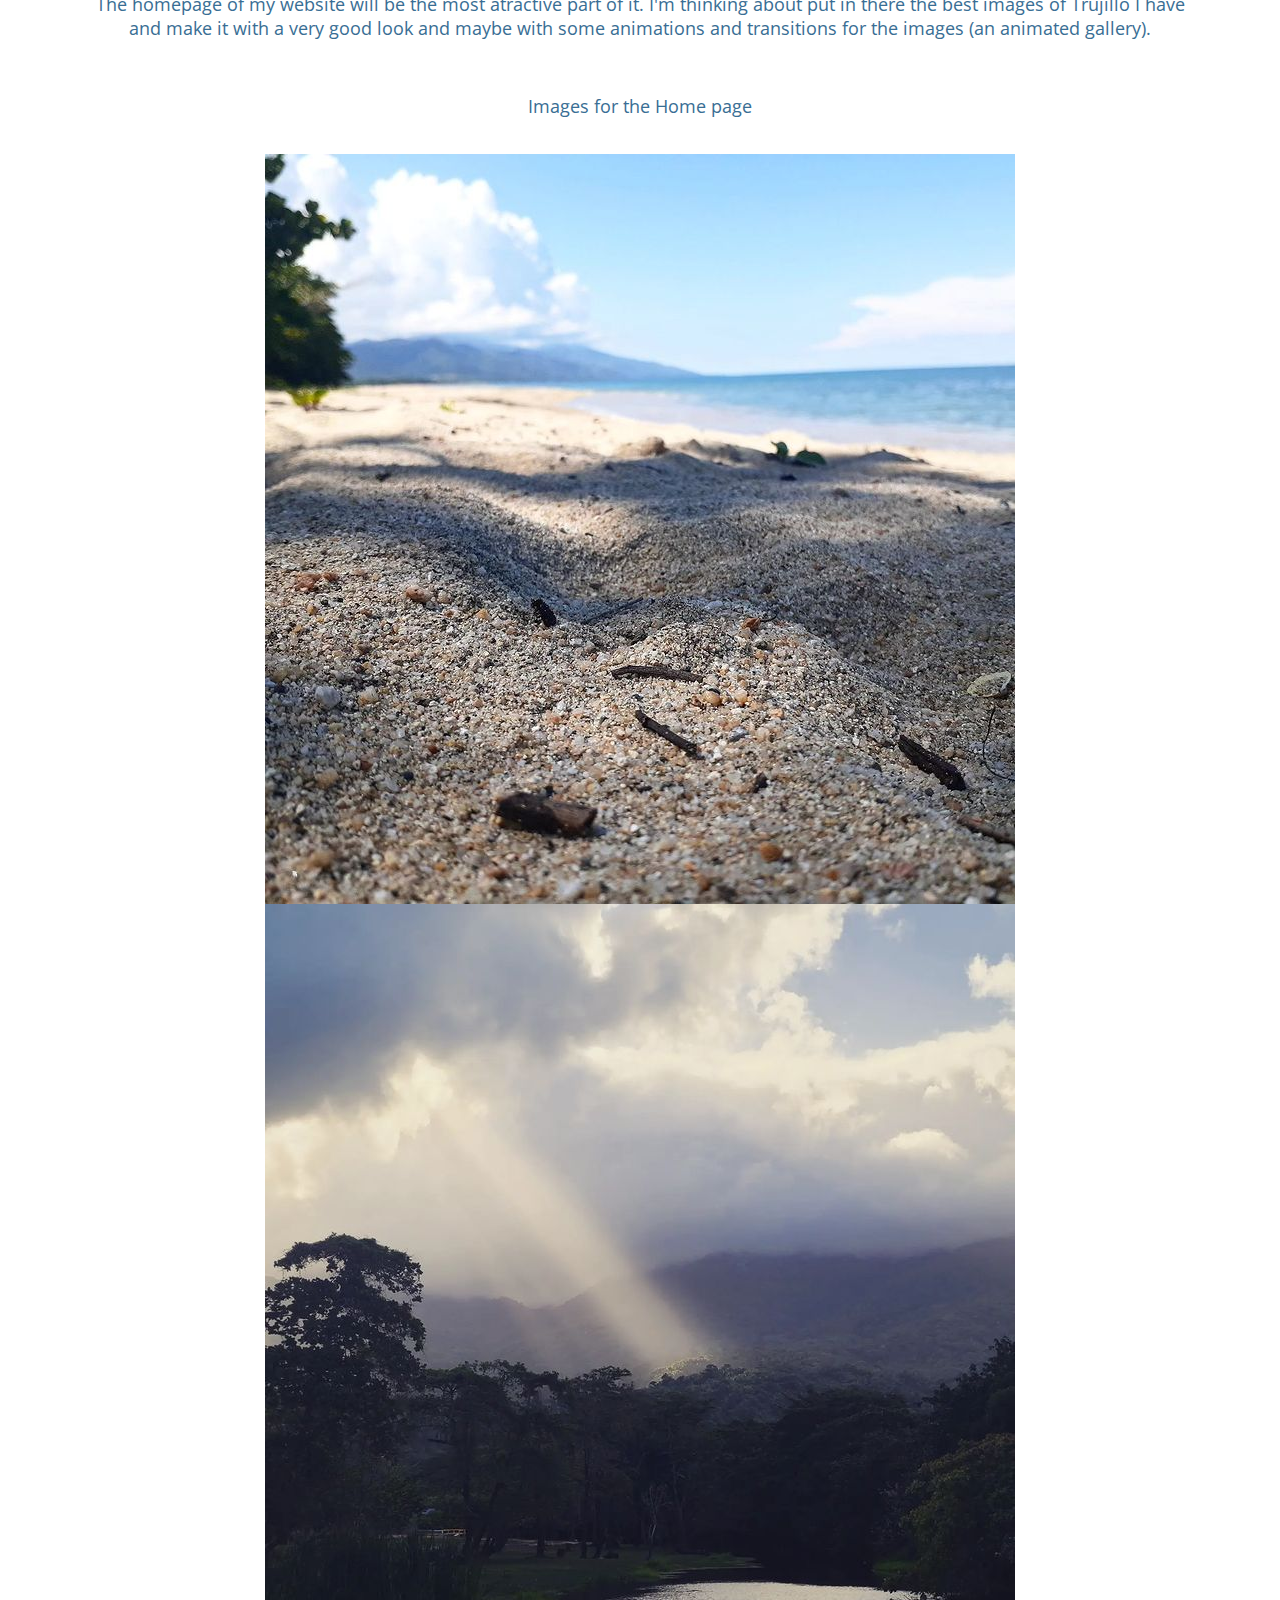
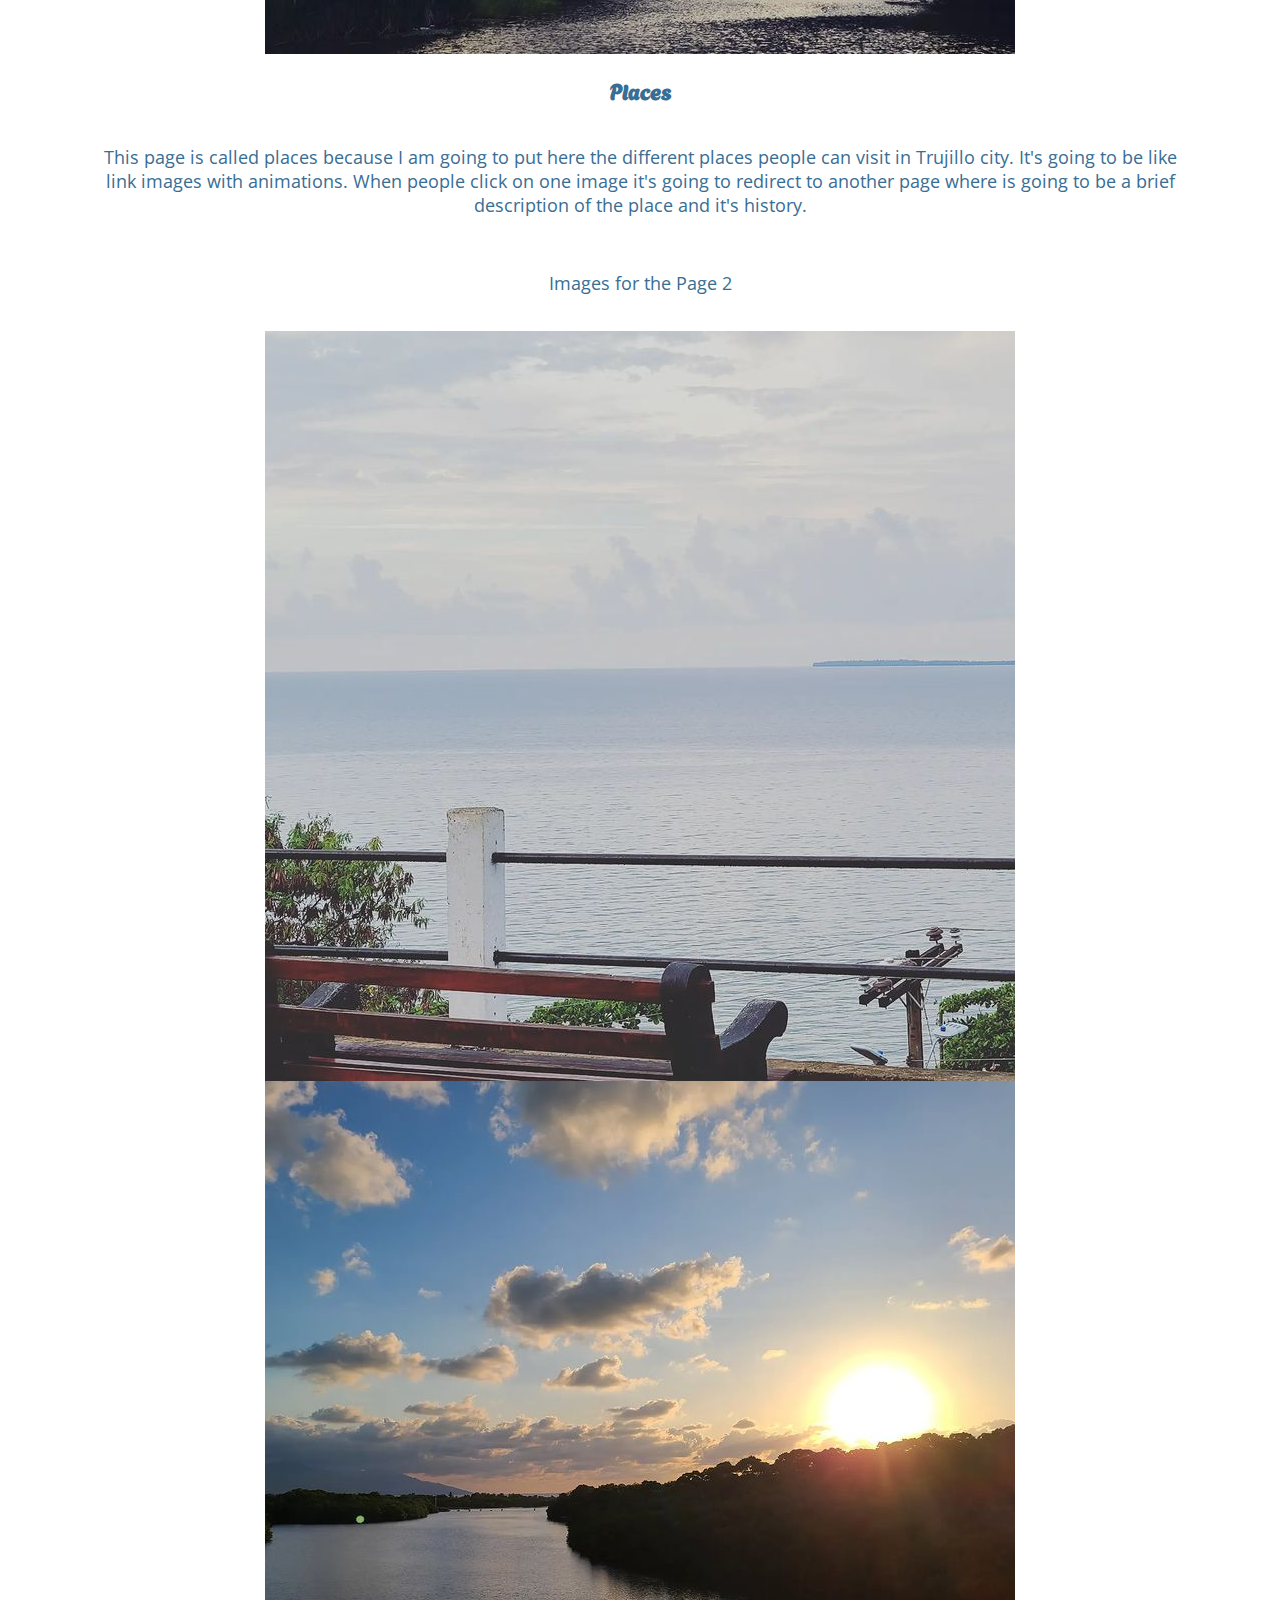
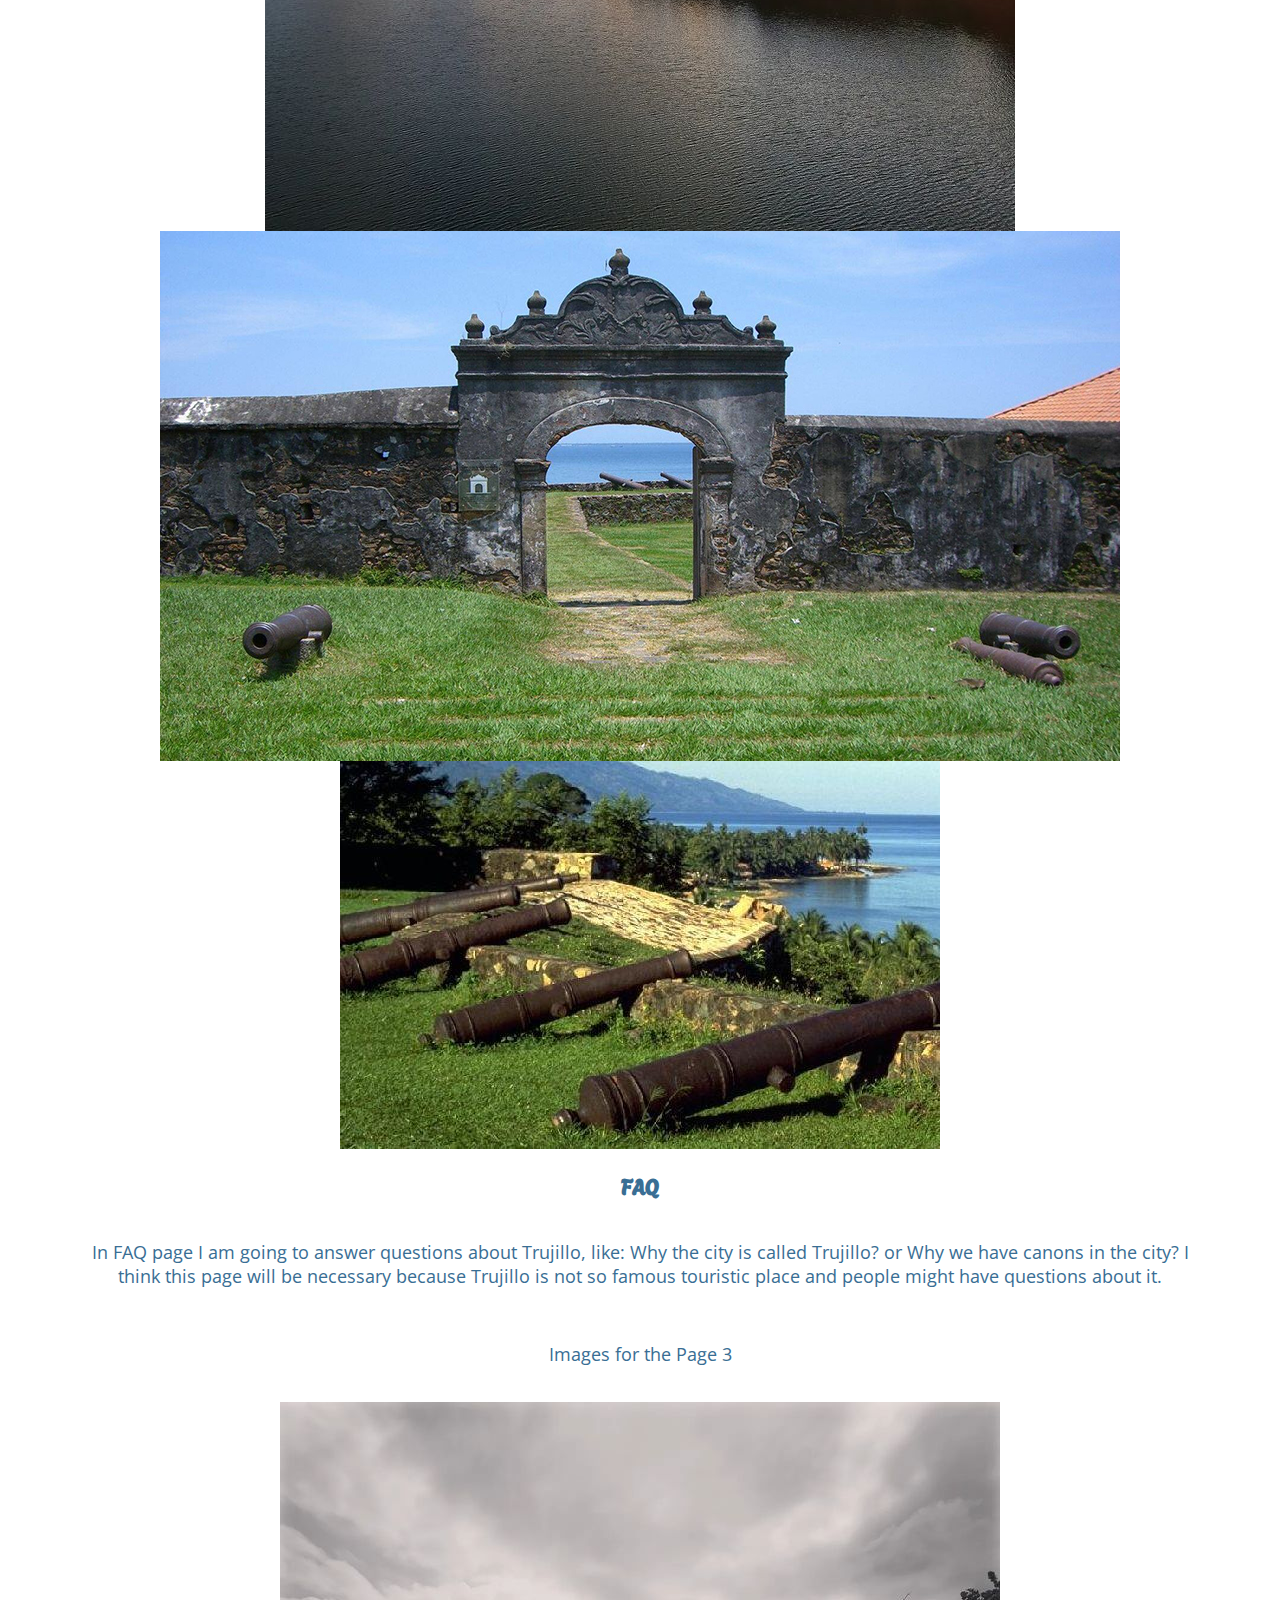
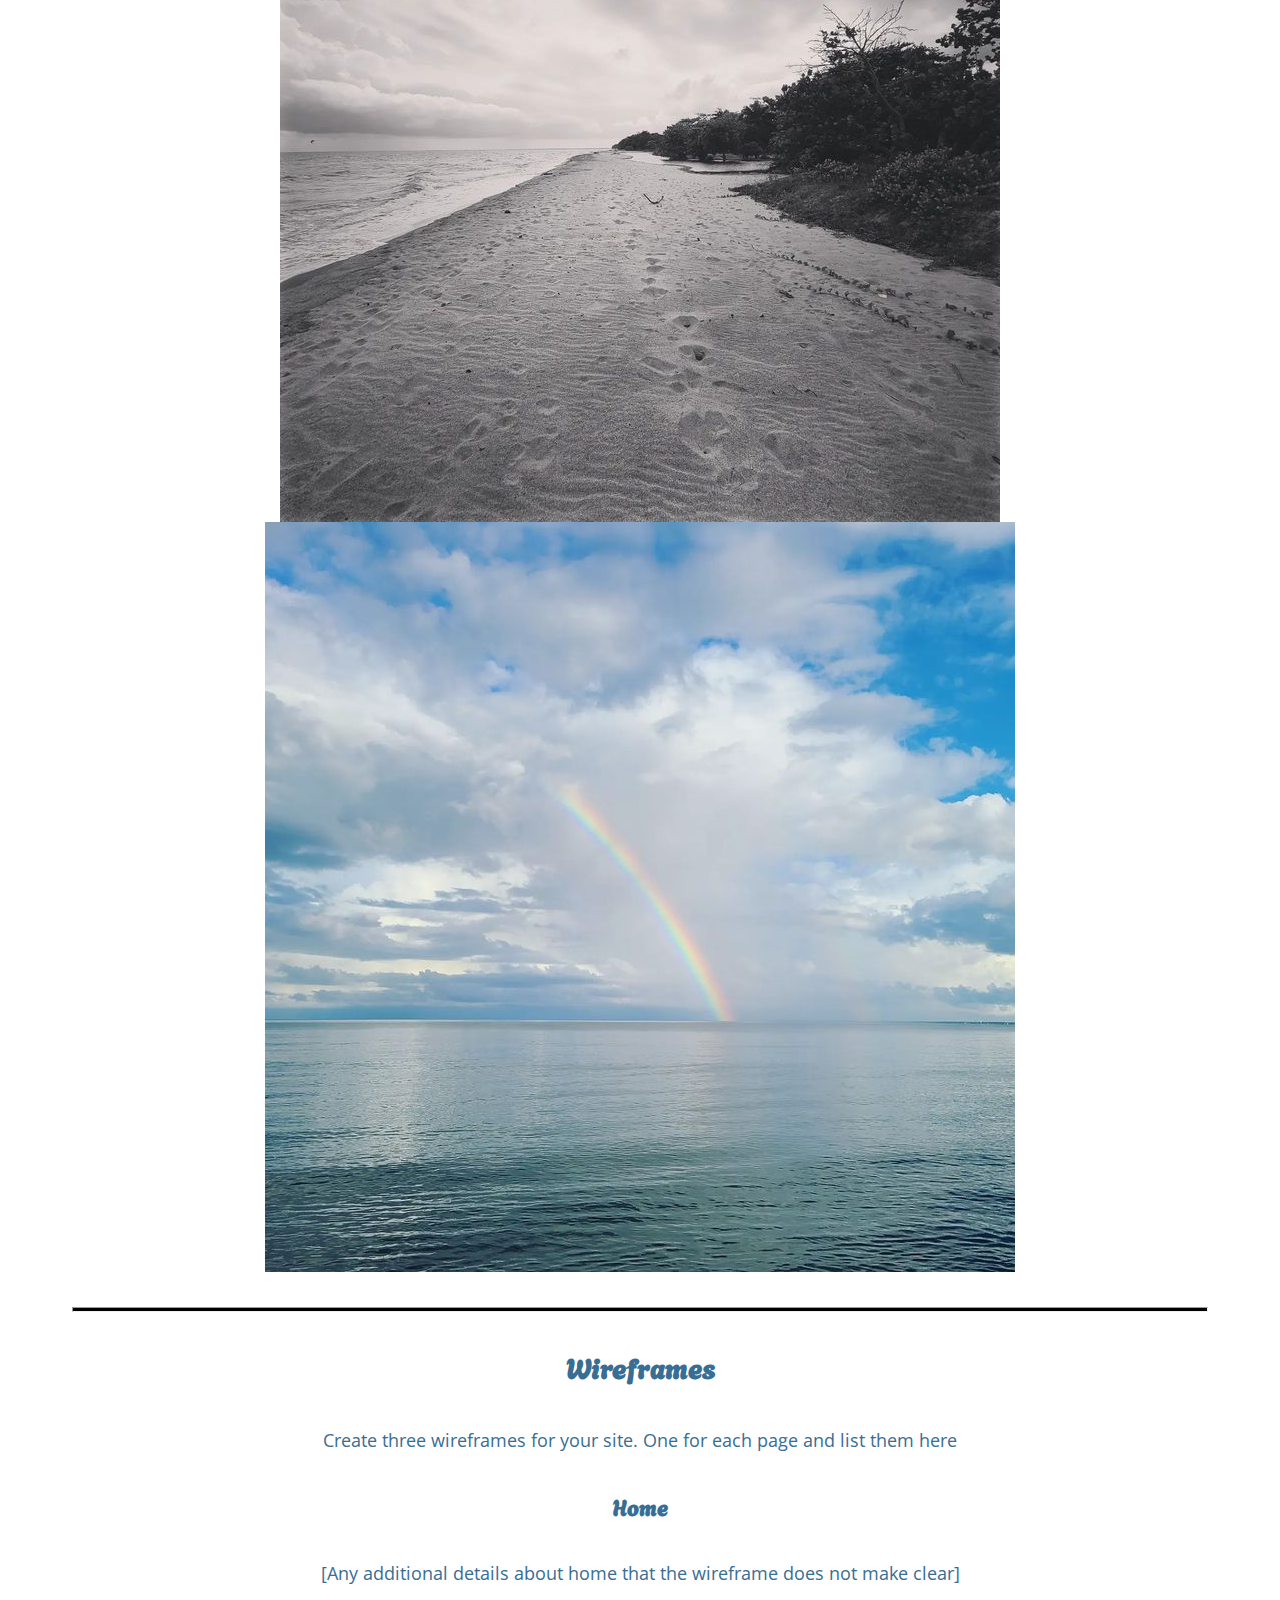
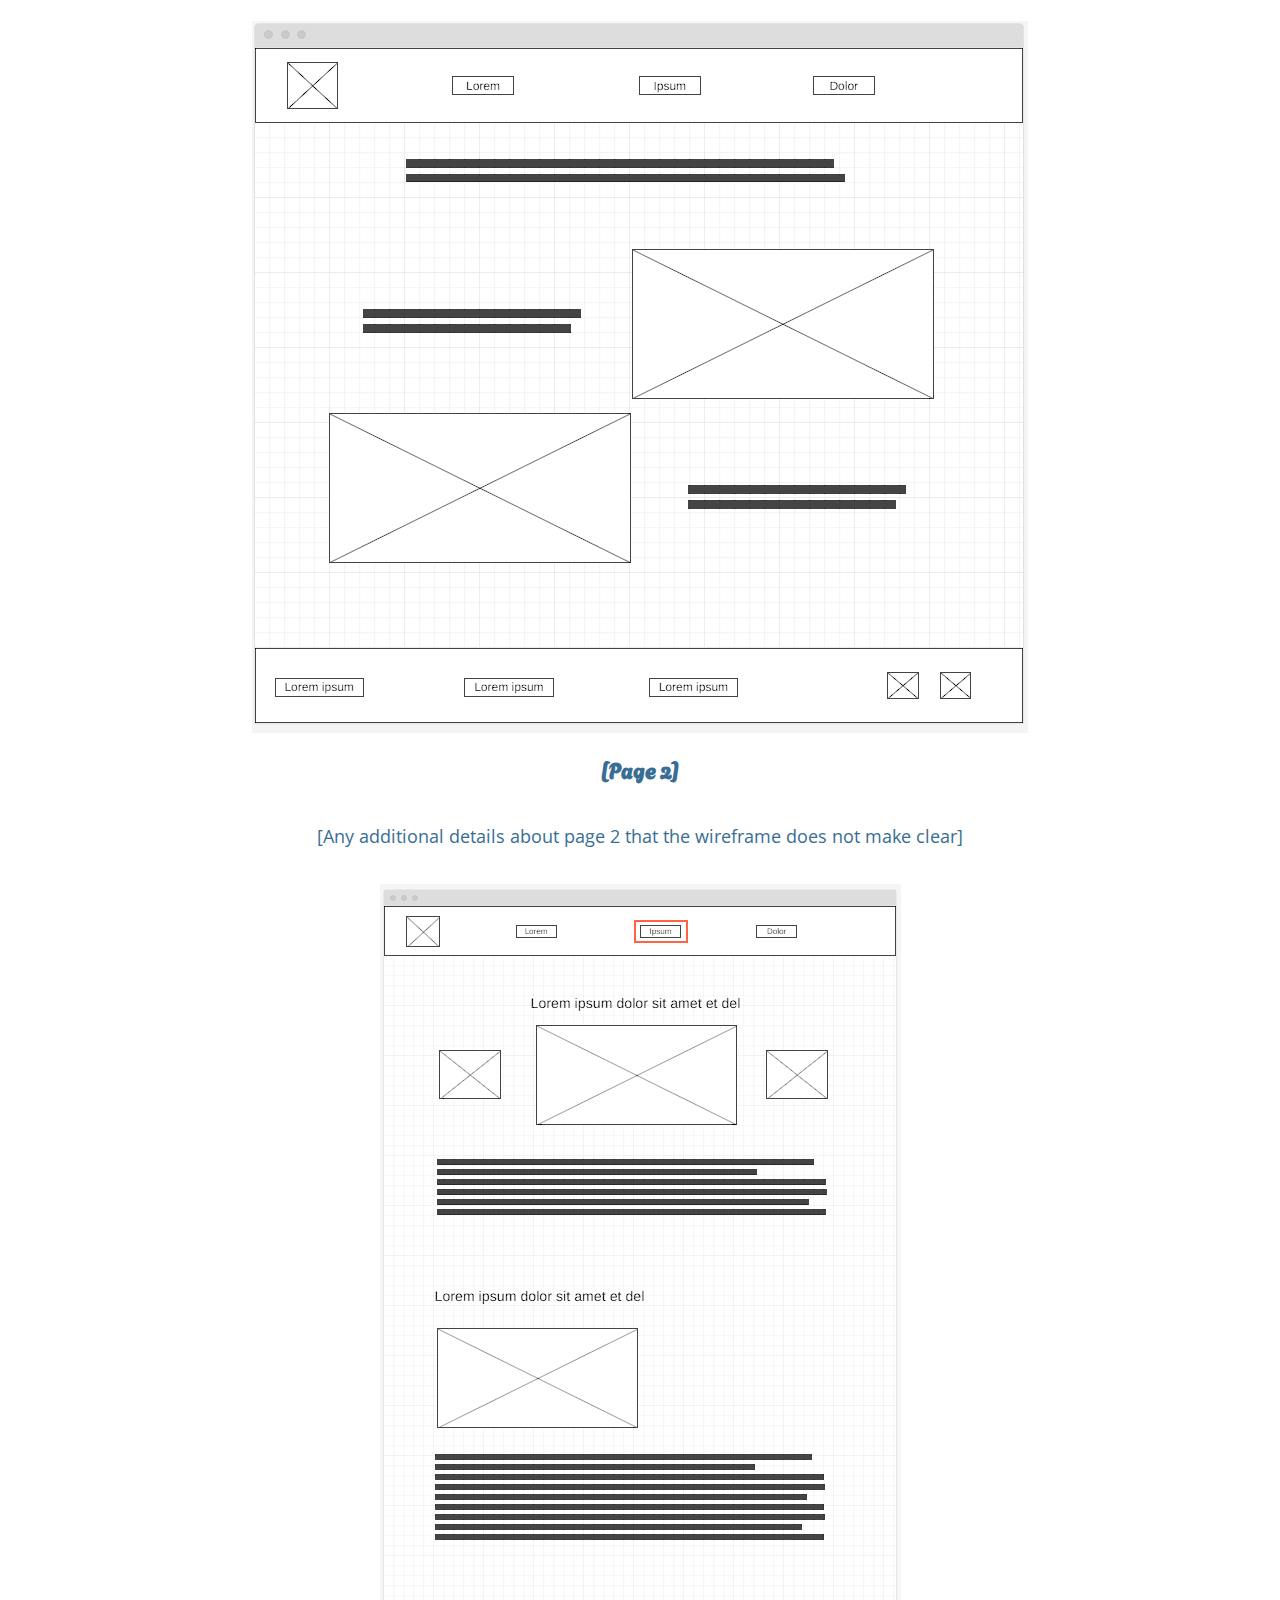
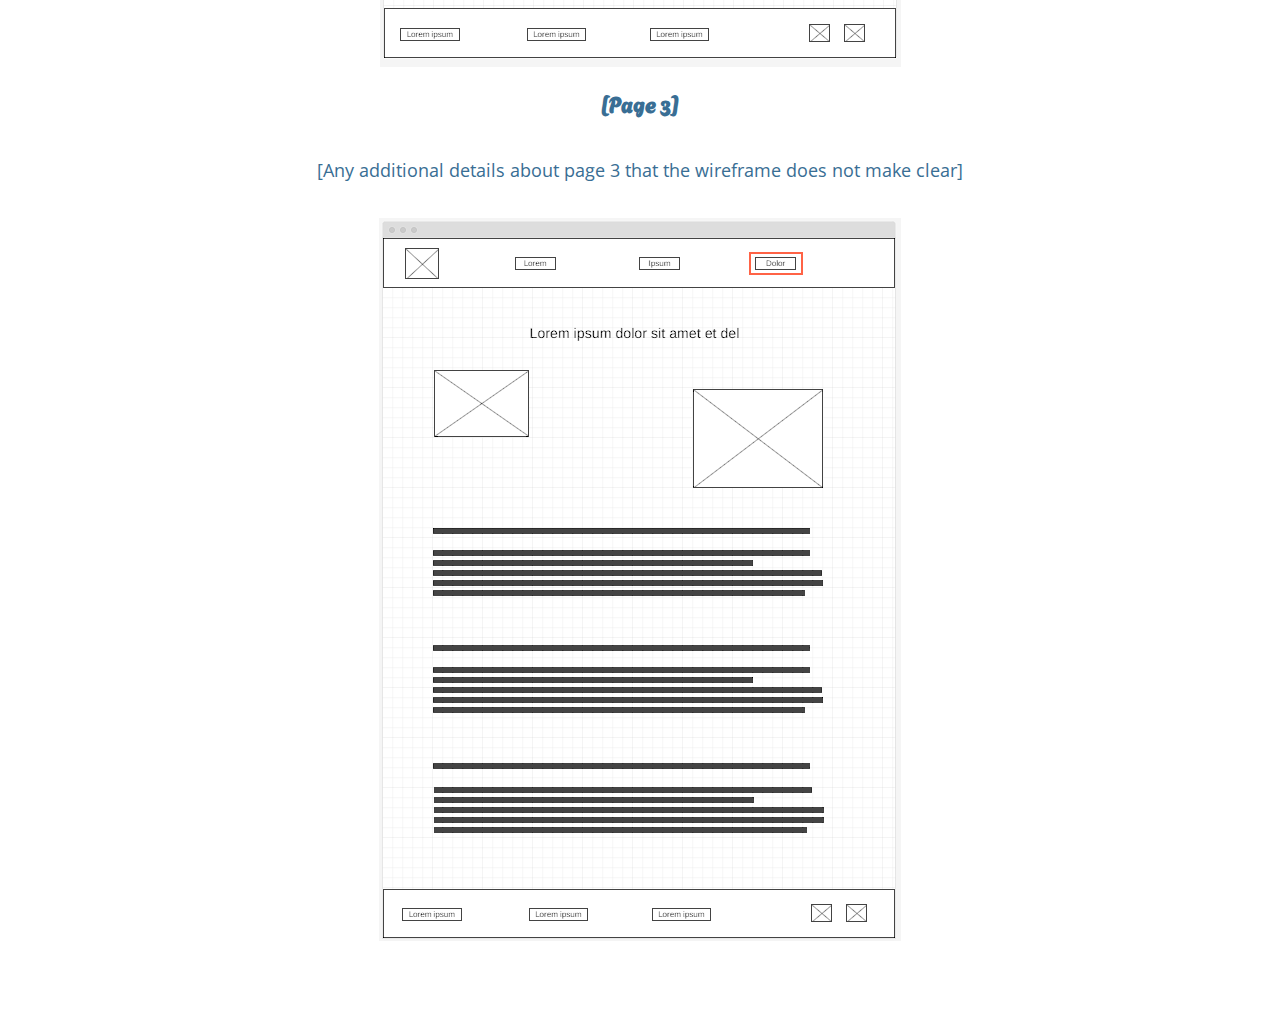
<file: ocaso-web/site-plan.html>
<!DOCTYPE html>
<html lang="en-us">
    
  <head>
    <meta charset="utf-8">
    <title>Site Plan</title>
    <link type="text/css" rel="stylesheet" href="styles/site-plan.css">
  <script type="text/javascript" src="https://gc.kis.v2.scr.kaspersky-labs.com/FD126C42-EBFA-4E12-B309-BB3FDD723AC1/main.js?attr=uVSpxMP-XNoidmTak25ZRMGXxoKYfRdwOvvRSGCJVGUCpc74XE4zSEJLySzpU9OlRLhr5UMYeuN1csKBYhAGPq4jtzJXv4ZfzHBXOC4ETsfIffQ-k-IG9DviXxdeUUzU" charset="UTF-8"></script><link rel="stylesheet" crossorigin="anonymous" href="https://gc.kis.v2.scr.kaspersky-labs.com/E3E8934C-235A-4B0E-825A-35A08381A191/abn/main.css?attr=aHR0cHM6Ly9ieXVpLXdkZC5naXRodWIuaW8vd2RkMTMwL3NpdGUtcGxhbi10ZW1wbGF0ZXMvc2l0ZS1wbGFuLXBlcnNvbmFsLmh0bWw"/></head>

  <body>
    <header>
      <h1>Ocaso Photography Site Plan</h1>
      <h2>Josué Gotay</h2>
      <h2>WDD 130 - A06</h2>
      <!-- In the header above, add the name or your site, your name and class number. For example if you are in section 3 you would put WDD 130.03 -->
    </header>
    <main>

      <!-- ------------------------Steps 2-3------------------------------ -->
      <hr>
      <h2>Overview</h2>
      <h3>Purpose</h3>
      <p>Show photos and information about Trujillo, Honduras. A touristic place.</p>  <!-- change this -->


      <h3>Audience</h3>
      <p>All people around the world interested on visit and get information about Trujillo, Honduras.</p>  <!-- change this -->

      <hr>
      <h2>Branding</h2>
      <h3>Website Logo</h3>
      <!-- Replace this with some sort of logo for your site.  A logo can be as simple as the name of your site in a nice font :) -->
      <img src="images/ocaso-logo.png" alt="Logo image">
      <hr>
      <h2>
        Style Guide
      </h2>

      <!-- ------------------------Steps 4-8------------------------------ -->

      <h3>
        Color Palette
      </h3>
      <!--  The colors you choose for a website are one of the most important decisions you will make. Follow the instructions on the activity in iLearn then return and replace the color codes below with the hex color codes (the 6 digit numbers that show at the bottom of each color) for the colors you have chosen below.  You should have at least 2 colors but do not have to fill in all 4 if you do not need them.  -->

      <!-- Copy and paste the URL to your finished palette below Make sure to paste it into both spots -->
      Palette URL: <a href="https://coolors.co/000000-14213d-e5e5e5-ffffff" target="_blank">https://coolors.co/396e94-e7c24f-a43312-381d2a-aabd8c</a>


      <table class="colors">
        <tr><th>Primary</th><th>Secondary</th><th>Accent 1</th><th>Accent 2</th></tr>
        <!-- Replace the numbers in the boxes below with your hex color codes. Then switch to the site-plan.css file and change your colors there as well. -->
        <tr><td class="primary">[#14213D]</td><td class="secondary">[#E5E5E5]</td><td class="accent1">[#000000]</td><td class="accent2">[FFFFFF]</td></tr>
      </table>

      <!-- ------------------------Step 9------------------------------ -->

      <h3>
        Typography
      </h3>
      <!-- Choose a font for your paragraphs (body copy) and headlines. What font(s) have you chosen? Why did you choose what you did?  Make sure to review the list of web safe fonts at W3Schools.org as a starting point.  Think also about which of your colors above you might use for background and font colors. -->

      <h4>
        Heading Font: Agbalumo  <!-- change this -->
      </h4>
      <h4>
        Paragraph Font: Open sans  <!-- change this -->
      </h4>
      <h3>
        Normal paragraph example
      </h3>
      <p>
        Lorem ipsum dolor sit amet, consectetur adipiscing elit, sed do eiusmod tempor incididunt ut labore et dolore magna aliqua. Ut enim ad minim veniam, quis nostrud exercitation ullamco laboris nisi ut aliquip ex ea commodo consequat. Duis aute irure dolor in reprehenderit in voluptate velit esse cillum dolore eu fugiat nulla pariatur. Excepteur sint occaecat cupidatat non proident, sunt in culpa qui officia deserunt mollit anim id est laborum.
      </p>
      <h3>
        Colored paragraph example
      </h3>
      <p class="colored">
        Lorem ipsum dolor sit amet, consectetur adipiscing elit, sed do eiusmod tempor incididunt ut labore et dolore magna aliqua. Ut enim ad minim veniam, quis nostrud exercitation ullamco laboris nisi ut aliquip ex ea commodo consequat. 
      </p>

      <!-- ------------------------Step 10------------------------------ -->

      <h3>
        Navigation
      </h3>
      <!-- Think about how you want your navigation bar to look. In the site-plan.css file change the colors to your colors to get the look you desire. --> 
      <nav>
        <a href="#">Home</a>
        <a href="#">Places</a>
        <a href="#">FAQ</a>
      </nav>
      <hr>
      <h2>
        Site Map
      </h2>
      <div class="sitemap">
        <div class="sm-home">
          Home
        </div>
        <div class="sm-page2">
          Places <!-- change this -->
        </div>
        <div class="sm-page3">
          FAQ  <!-- change this -->
        </div>

        <div class="top">
          &nbsp;
        </div>
        <div class="left">
          &nbsp;
        </div>
        <div class="right">
          &nbsp;
        </div>

      </div>

      <!-- --------Content Section -------------- -->
      <hr>
      <h2>
        Content
      </h2>
      <h3>Home page</h3>
      <p>
        The homepage of my website will be the most atractive part of it. I'm thinking about put in there the best images of Trujillo I have and make it with a very good look
        and maybe with some animations and transitions for the images (an animated gallery).
      </p>
      <p>Images for the Home page</p>
        <img src="images/home1.png" alt="image for homepage">
        <img src="images/home2.png" alt="image for homepage">

      </ul>
      <h3>Places</h3>
      <p>
        This page is called places because I am going to put here the different places people can visit in Trujillo city. It's going to be like link images with animations.
        When people click on one image it's going to redirect to another page where is going to be a brief description of the place and it's history.
      </p>
      <p>Images for the Page 2</p>
        <img src="images/places1.png" alt="image for page">
        <img src="images/places2.png" alt="image for page">
        <img src="images/places_3.jpg" alt="image for page">
        <img src="images/places_4.jpg" alt="image for page">

      </ul>
      <h3>FAQ</h3>
      <p>
        In FAQ page I am going to answer questions about Trujillo, like: Why the city is called Trujillo? or Why we have canons in the city? I think this page will be necessary
        because Trujillo is not so famous touristic place and people might have questions about it.
      </p>
      <p>Images for the Page 3</p>
        <img src="images/faq1.png" alt="image for page3">
        <img src="images/faq2.png" alt="image for page3">

      </ul>
      <hr>
      <h2>
        Wireframes
      </h2>
      <p>
        Create three wireframes for your site. One for each page and list them here</p>

      <h3>Home</h3>
      <p>         
        [Any additional details about home that the wireframe does not make clear]
      </p>
      <img src="images/Home_page.png" alt="home page wireframe">

      <h3>[Page 2]</h3>
      <p>         
        [Any additional details about page 2 that the wireframe does not make clear]
      </p>
      <img src="images/Places_page.png" alt="page 2 wireframe">

      <h3>[Page 3]</h3>
      <p>         
        [Any additional details about page 3 that the wireframe does not make clear]
      </p>
      <img src="images/FAQ page.png" alt="page 3 wireframe">
    </main>
  </body>

</html>
</file>
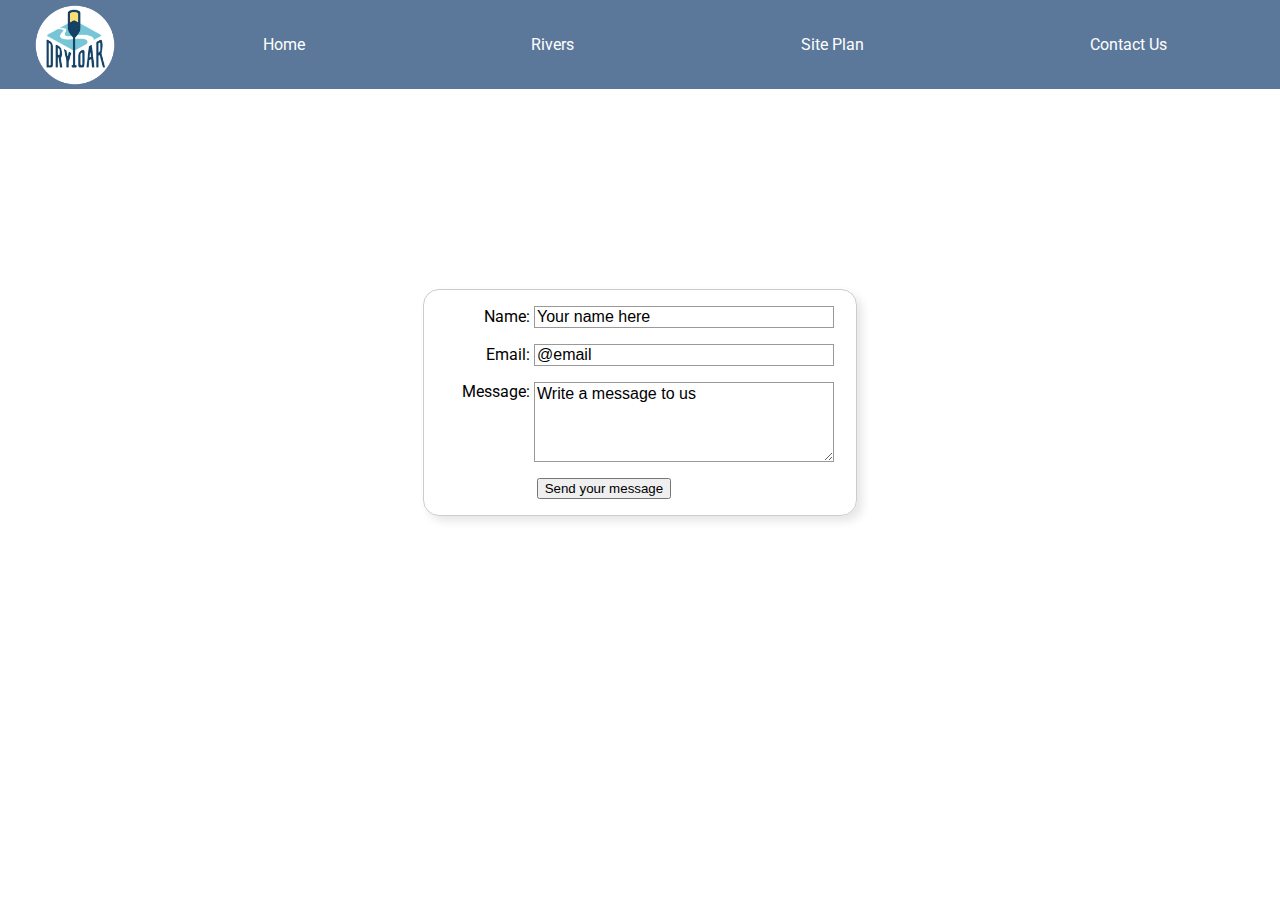
<file: wwr/contactus.html>
<!DOCTYPE html>
<html lang="en">
<head>
    <meta charset="UTF-8">
    <meta name="viewport" content="width=device-width, initial-scale=1.0">
    <title>Whitewater Rafting Vacations | Dry Oar Boating | Contact Us</title>
    <link rel="stylesheet" href="styles/style.css">
</head>
<body>
    <div id="content">
        <header>
            <a id="logo_link" href="index.html">
                <img class="logo" src="images/logo.png" alt="Dry Oar Logo">
            </a>
            <nav>
                <a href="index.html">Home</a>
                <a href="rivers.html">Rivers</a>
                <a href="site-plan-rafting.html">Site Plan</a>
                <a href="contactus.html">Contact Us</a>
            </nav> 
        </header>
        
        
        <main class="form-grid">
            <div id="feedback"></div>
            <form action="/my-handling-form-page" method="post">
                <ul>
                  <li>
                    <label for="name">Name:</label>
                    <input type="text" value="Your name here" id="name" name="user_name" />
                  </li>
                  <li>
                    <label for="mail">Email:</label>
                    <input type="email" value="@email" id="mail" name="user_email" />
                  </li>
                  <li>
                    <label for="msg">Message:</label>
                    <textarea id="msg" name="user_message">Write a message to us</textarea>
                  </li>
                  <li class="button">
                    <button type="submit">Send your message</button>
                  </li>
                </ul>
              </form>
        </main>
        <footer>
       
        </footer>
    </div>
</body>
<script>
    // get the feedback div element so we can do something with it.
    const feedbackElement = document.getElementById('feedback');
    // get the form so we can read what was entered in it.
    const formElement = document.forms[0];
    // add a 'listener' to wait for a submission of our form. When that happens run the code below.
    formElement.addEventListener('submit', function(e) {
        // stop the form from doing the default action.
        e.preventDefault();
        // set the contents of our feedback element to a message letting the user know the form was submitted successfully. Notice that we pull the name that was entered in the form to personalize the message!
        feedbackElement.innerHTML = 'Hello '+ formElement.user_name.value +'! Thank you for your message. We will get back with you as soon as possible!';
        // make the feedback element visible.
        feedbackElement.style.display = "block";
        // add a class to move everything down so our message doesn't cover it.
        document.body.classList.toggle('moveDown');
    });
</script>
</html>
</file>
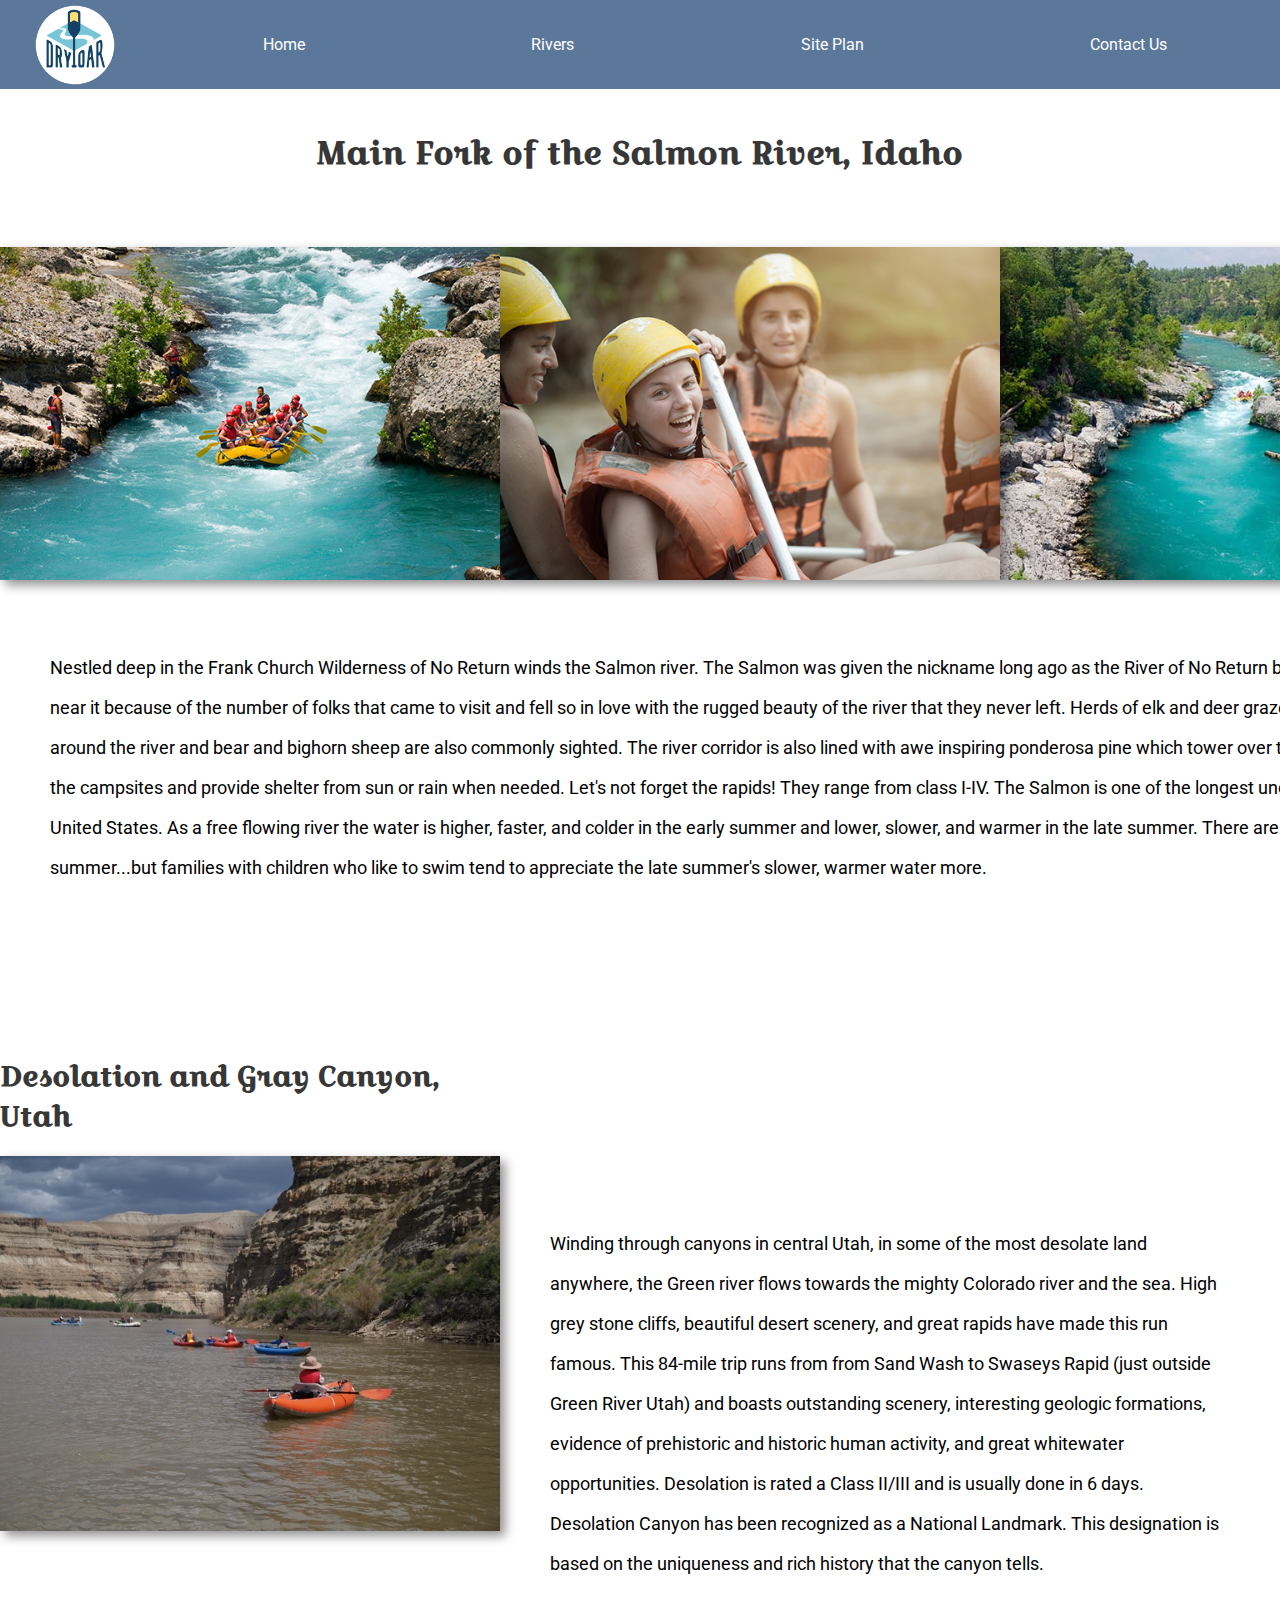
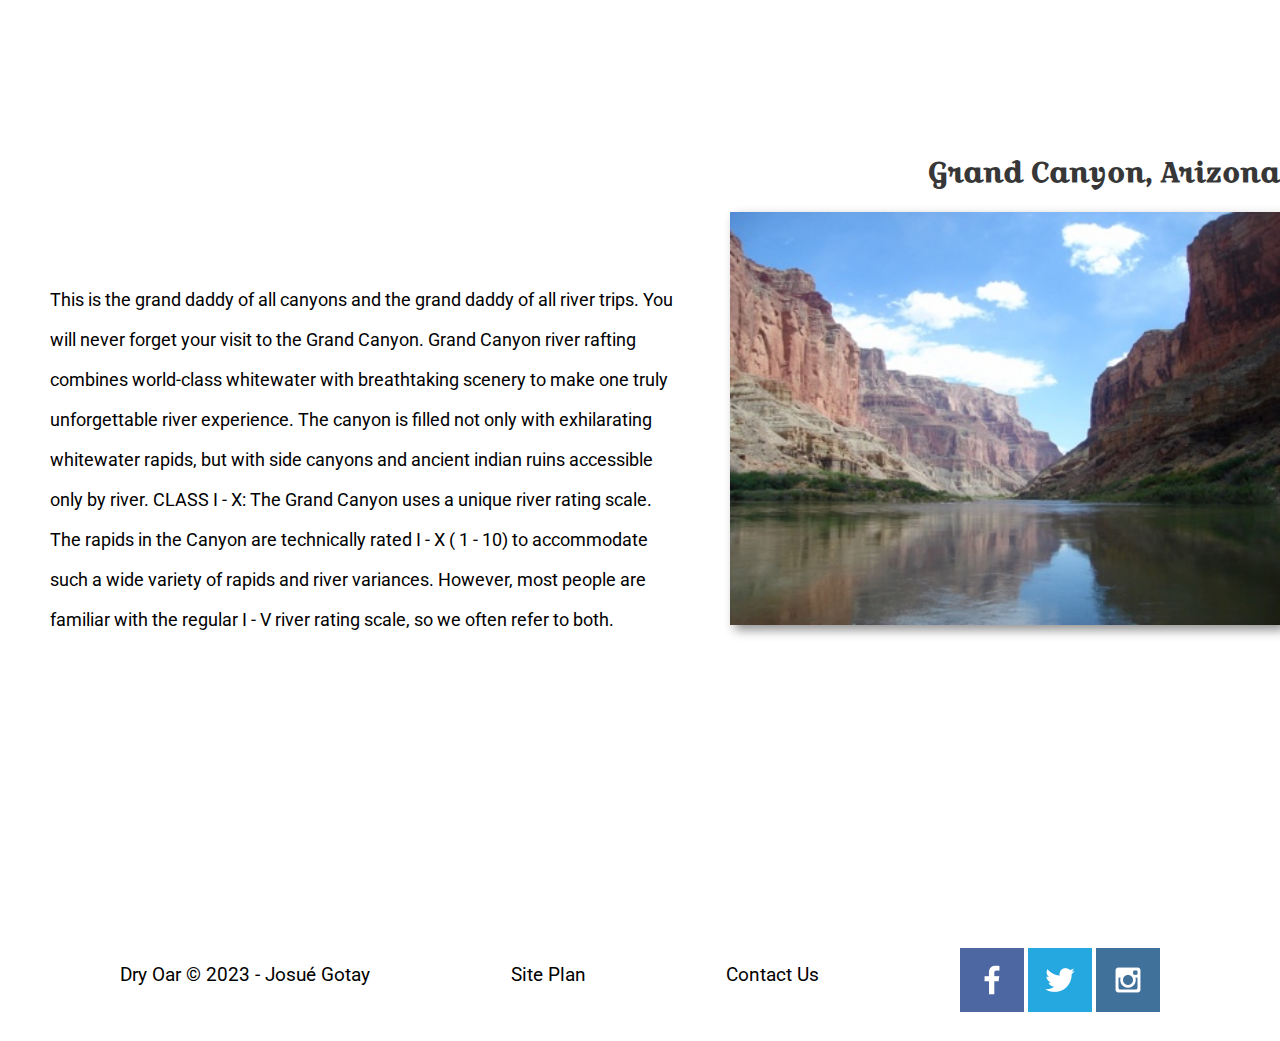
<file: wwr/rivers.html>
<!DOCTYPE html>
<html lang="en">
<head>
    <meta charset="UTF-8">
    <meta name="viewport" content="width=device-width, initial-scale=1.0">
    <title>Whitewater Rafting Vacations | Dry Oar Boating | Rivers</title>
    <link rel="stylesheet" href="styles/style.css">
</head>
<body>
    <div id="content">
        <header>
            <a id="logo_link" href="index.html">
                <img class="logo" src="images/logo.png" alt="Dry Oar Logo">
            </a>
            <nav>
                <a href="index.html">Home</a>
                <a href="rivers.html">Rivers</a>
                <a href="site-plan-rafting.html">Site Plan</a>
                <a href="contactus.html">Contact Us</a>
            </nav> 
        </header>
        <h1 class="header_1">Main Fork of the Salmon River, Idaho</h1>
        <div class="header-box">
            <img class="mainfork_1" src="images/mainfork_1.jpg" alt="Salmon river">
            <img class="mainfork_2" src="images/mainfork_2.jpg" alt="Salmon river">
            <img class="mainfork_3" src="images/mainfork_3.png" alt="Salmon river">
            <p class="salmon_text">Nestled deep in the Frank Church Wilderness of No Return winds the Salmon river. The Salmon was given the nickname long ago as the River of No Return by the people living near it because of the number of folks that came to visit and fell so in love with the rugged beauty of the river that they never left.

                Herds of elk and deer graze on the hillsides around the river and bear and bighorn sheep are also commonly sighted. The river corridor is also lined with awe inspiring ponderosa pine which tower over the sandy beaches in the campsites and provide shelter from sun or rain when needed.
                
                Let's not forget the rapids! They range from class I-IV. The Salmon is one of the longest undammed rivers in the United States. As a free flowing river the water is higher, faster, and colder in the early summer and lower, slower, and warmer in the late summer. There are good rapids all summer...but families with children who like to swim tend to appreciate the late summer's slower, warmer water more.
            </p>
        </div>
        
        <main class="river-grid">
            <section class="utah-canyon">
                <h2 class="theme_1">Desolation and Gray Canyon, Utah</h2>
                <img class="canyon_1" src="images/canyon_1.jpg" alt="Gray Canyon">
                <p class="deso">Winding through canyons in central Utah, in some of the most desolate land anywhere, the Green river flows towards the mighty Colorado river and the sea. High grey stone cliffs, beautiful desert scenery, and great rapids have made this run famous. This 84-mile trip runs from from Sand Wash to Swaseys Rapid (just outside Green River Utah) and boasts outstanding scenery, interesting geologic formations, evidence of prehistoric and historic human activity, and great whitewater opportunities.

                    Desolation is rated a Class II/III and is usually done in 6 days.
                    
                    Desolation Canyon has been recognized as a National Landmark.  This designation is based on the uniqueness and rich history that the canyon tells.
                </p>
            </section>
            <section class="arizona-canyon">
                <h2 class="theme_2">Grand Canyon, Arizona</h2>
                <img class="canyon_2" src="images/canyon_2.jpg" alt="Grand Canyon">
                <p class="ari">This is the grand daddy of all canyons and the grand daddy of all river trips. You will never forget your visit to the Grand Canyon.

                    Grand Canyon river rafting combines world-class whitewater with breathtaking scenery to make one truly unforgettable river experience. The canyon is filled not only with exhilarating whitewater rapids, but with side canyons and ancient indian ruins accessible only by river.
                    
                    CLASS I - X: The Grand Canyon uses a unique river rating scale. The rapids in the Canyon are technically rated I - X ( 1 - 10) to accommodate such a wide variety of rapids and river variances. However, most people are familiar with the regular I - V river rating scale, so we often refer to both.
                </p>
                

            </section>

            
        </main>
        <footer>
            <p>Dry Oar &copy; 2023 - Josué Gotay </p>
            <p><a href="site-plan-rafting.html">Site Plan</a></p>
            <p><a href="contactus.html">Contact Us</a></p>
            <div class="social">
                <a href="https://facebook.com" target="_blank">
                    <img src="images/facebook.png" alt="fb icon">
                </a>
                <a href="https://twitter.com" target="_blank">
                    <img src="images/twitter.png" alt="twitter icon">
                </a>
                <a href="https://instagram.com" target="_blank">
                    <img src="images/instagram.png" alt="instagram icon">
                </a>
            </div>
        </footer>
    </div>
</body>
</html>
</file>
<file: About me/Styles/Aboutme.css>
img {
  border: 1px solid #ddd;
  border-radius: 4px;
  padding: 5px;
  width: 300px;
}
</file>
<file: aboutme/Styles/Aboutme.css>
img {
  border: 1px solid #ddd;
  border-radius: 4px;
  padding: 5px;
  width: 300px;
}
</file>
<file: ocaso-web/styles/index.css>
@import url('https://fonts.googleapis.com/css2?family=Agbalumo&display=swap');
@import url('https://fonts.googleapis.com/css2?family=Agbalumo&family=Open+Sans&display=swap');

#content{
    max-width: 1600px;
    margin: 0 auto;
}

nav{
    background-color: #14213d;
    display: flex;
    justify-content: space-around;
    margin-top: -100px;
}


nav a{
    text-decoration: none;
    color: white;
    padding: 30px;
    font-size: 20px;
    margin-left: 150px;
    font-family: agbalumo;
}

nav a:hover{
    color: white;
    background-color: rgba(39, 58, 99, 0.842)
}


#logo_link{
    padding-top: 5px;
    justify-self: center;
    align-self: center;
}

.logo{
    width: 156px;
}

h1{
    text-align: center;
    font-family: agbalumo;
    margin-top: 50px;
    color: rgba(0, 0, 0, 0.822);
}

.home-grid{
    display: grid;
    grid-template-columns: 1fr 1fr 1fr 1fr;
    grid-gap: 20px;
    margin-top: 100px;
}

.home_1{
    grid-row: 2;
    grid-column: 2;
    width: 700px;
    box-shadow: 5px 5px 20px rgba(0, 0, 0, 0.507);

}


.home_2{
    grid-column: 3/4;
    width: 700px;
    width: 700px;
    box-shadow: 5px 5px 20px rgba(0, 0, 0, 0.507);
}


.theme_1{
    grid-column: 2/3;
    text-align: center;
    font-family: 'Open Sans';
    margin: 0 auto;
    margin-top: 250px;
    font-size: 30px;
    letter-spacing: 5px;
    overflow: hidden;
    border-right: .15em #000000;
    white-space: nowrap;
    animation: 
        typing 3.5s steps(40, end), 
        blink-caret .75s step-end infinite;

}

/* The typing effect */
@keyframes typing {
    from { width: 0 }
    to { width: 100% }
}

  
/* The typewriter cursor effect */
@keyframes blink-caret {
    from, to { border-color: black }
    50% { border-color: rgb(0, 0, 0); }
}

.theme_2{
    grid-row: 2;
    grid-column: 3/4;
    text-align: center;
    font-family: 'Open Sans';
    margin: 0 auto;
    margin-top: 250px;
    font-size: 30px;
    letter-spacing: 5px;
    overflow: hidden;
    border-right: .15em #000000;
    white-space: nowrap;
    animation: 
        typing 3.5s steps(40, end), 
        blink-caret .75s step-end infinite;
    }

@keyframes typing {
    from { width: 0 }
    to { width: 100% }
}

@keyframes blink-caret {
    from, to { border-color: transparent }
    50% { border-color: black; }
}

footer{
    background-color: #E5E5E5;
    padding: 30px;
    margin-top: 200px;
    display: flex;
    justify-content: space-around;
    align-items: center;
}

footer a{
    text-decoration: none;
    font-size: 18px;
    font-family: 'Open Sans';
    color: #000000;
}

footer a:hover{
    text-decoration: underline;
    color: rgb(82, 106, 160);
}

footer p{
    font-size: 18px;
    font-family: 'Open Sans';
    color: #000000;

}
</file>
<file: wwr/styles/style.css>
@import url('https://fonts.googleapis.com/css2?family=Croissant+One&family=Roboto&display=swap');

/* Home page css */
#content{
    max-width: 1600px;
    margin: 0 auto;
}


nav a{
    text-align: center;
    color: white;
    text-decoration: none;
    padding: 35px;
}

nav{
    display: flex;
    justify-content: space-around;
}

#hero-msg h1, #hero-msg h4{
    text-align: center;
    font-family: 'Croissant One', Arial, sans-serif;
}

.button-box{
    text-align: center;
}

main section{
    text-align: center;
    
}

#background{
    height: 725px;
}

body{
    background-color: #ffffff;
    font-family: Roboto, Arial, sans-serif;
    margin: 0;
    padding: 0;
}

h2{
    margin: 0;
}

header{
    background-color: #073366a9;
    display: grid;
    grid-template-columns: 150px auto;
}

nav a:hover{
    background-color: #79c6d7a8;
    color: white;
}

.book, .join{
    background-color: #073366;
    color: white;
    text-decoration: none;
    font-size: 18px;
    padding: 15px 30px;
    margin-top: 50px;
    border-radius: 5px;
}

.book:hover, .join:hover{
    background-color: #073366a9;
    color: white;
}

#background{
    background-color: rgba(95, 95, 95, 0.336);
}

.msg{
    background-color: #79c5d7;
    line-height: 1.5em;
    padding: 35px;
    grid-column: 6/10;
    grid-row: 6/7;
    box-shadow: 5px 5px 10px #6f7364;
}

footer{
    background-color: white;
    color: black;
    padding: 25px 50px;
    margin-top: 200px;
    display: flex;
    justify-content: space-around;
    align-items: center;
}

.home-title{
    color: #79c5d7;
    font-size: 2em;
    margin-top: 10px;
}

h4{
    color: rgb(39, 39, 39);
}

.msg h2{
    color: black;
    font-family: 'Croissant One', Arial, sans-serif;
}

.msg p{
    color: black;
    font-size: .8em;
    padding-bottom: 15px;
}

footer a{
    color: black;
    text-decoration: none;
}

footer a:hover{
    color: #2573cc;
}

.icon{
    width: 80px;
    padding-top: 10px;
}

#hero-img{
    width: 100%;
}

footer p{
    font-size: 1.2em;
}

footer p a:hover{
    text-decoration: underline;
}

footer .social img{
    padding-top: 15px;
}

#logo_link{
    padding-top: 5px;
    justify-self: center;
    align-self: center;
}

.logo{
    width: 80px;
}
.rivers-card, .camping-card, .rapids-card{
    margin: 200px 0;
}

.card-img{
    border: 10px solid black;
    transition: transform .5s;
    box-shadow: 5px 5px 10px #6f7364;
}

.card-img:hover{
    opacity: .6;
    transform: scale(1.1);
}

main section img{
    box-sizing: border-box;
}

#hero{
    display: grid;
    grid-template-columns: 1fr 3fr 1fr;
    margin-top: -100px;
}

#hero-box{
    grid-column: 1/4;
    grid-row: 1/3;
    z-index: -1;
}

#hero-msg{
    grid-column: 2/3;
    grid-row: 1/2;
    margin-top: 100px;
}

#hero-msg h4{
    color: white;
}

.home-grid{
    display: grid;
    grid-template-columns: 1fr 1fr 1fr 1fr 1fr 1fr 1fr 1fr 1fr 1fr;

}

.card-img, .mountains{
    width: 100%;
}

.rivers-card{
    grid-column: 2/4;
    grid-row: 2/3;
}

.camping-card{
    grid-column: 5/7;
    grid-row: 2/3;
}

.rapids-card{
    grid-column: 8/10;
    grid-row: 2/3;
}

#background{
    grid-column: 1/11;
    grid-row: 4/9;
}

.mountains{
    grid-column: 2/7;
    grid-row: 5/8;
    box-shadow: 5px 5px 10px #6f7364;
}

/* Rivers page css */

.header-box{
    display: grid;
    grid-template-columns: 1fr 1fr 1fr;
    justify-items: center;
    padding-top: 50px;

}

.header_1{
    text-align: center;
    padding-top: 20px;
    font-family: 'Croissant One', Arial, sans-serif;
    color: rgba(0, 0, 0, 0.781);
}

.mainfork_1{
    grid-column: 1;
    width: 500px;
    box-shadow: 5px 5px 10px rgba(22, 22, 22, 0.473);
    transition: transform .5s;
}

.mainfork_1:hover{
    opacity: .9;
    transform: scale(1.1);
}
.mainfork_3{
    grid-column: 2;
    grid-row: 1;
    width: 500px;
    box-shadow: 5px 5px 10px rgba(22, 22, 22, 0.473);
    transition: transform .5s;
}

.mainfork_3:hover{
    opacity: .9;
    transform: scale(1.1);
}

.mainfork_2{
    grid-column: 3;
    width: 500px;
    box-shadow: 5px 5px 10px rgba(22, 22, 22, 0.473);
    transition: transform .5s;
}

.mainfork_2:hover{
    opacity: .9;
    transform: scale(1.1);
}

.salmon_text{
    grid-row: 2;
    grid-column: 1/5;
    line-height: 40px;
    padding: 50px;
    font-family: Roboto, Arial, sans-serif;
    font-size: 18px;
}


.theme_1{
    grid-row: 1;
    grid-column: 1;
    margin-top: 100px;
    font-family: 'Croissant One', Arial, sans-serif;
    color: rgba(0, 0, 0, 0.781);
    text-align: left;
    font-size: 28px;
    padding-bottom: 20px;

}

.utah-canyon{
    display: grid;
    grid-template-columns: 1fr 1fr 1fr;
}
.canyon_1{
    grid-column: 1;
    box-shadow: 5px 5px 10px rgba(22, 22, 22, 0.473);
}


.deso{
    grid-column: 2/4;
    line-height: 40px;
    padding: 50px;
    text-align: left;
    font-family: Roboto, Arial, sans-serif;
    font-size: 18px;
}

.theme_2{
    text-align: right;
    margin-top: 100px;
    font-family: 'Croissant One', Arial, sans-serif;
    color: rgba(0, 0, 0, 0.781);
    grid-row: 1;
    grid-column: 3;
    font-size: 28px;
    padding-bottom: 20px;
}
.arizona-canyon{
    display: grid;
    grid-template-columns: 1fr 1fr 1fr;
}

.canyon_2{
    grid-column: 3/4;
    width: 550px;
    grid-row: 2;
    box-shadow: 5px 5px 10px rgba(22, 22, 22, 0.473);
}

.ari{
    grid-column: 1/3;
    grid-row: 2;
    line-height: 40px;
    text-align: left;
    padding: 50px;
    font-family: Roboto, Arial, sans-serif;
    font-size: 18px;
}

/* Contact us css */

form {
    /* Center the form on the page */
    margin: 0 auto;
    width: 400px;
    /* Form outline */
    padding: 1em;
    border: 1px solid #ccc;
    border-radius: 1em;
    margin-top: 200px;
    box-shadow: 5px 5px 10px rgba(0, 0, 0, 0.103);
  }
  
  ul {
    list-style: none;
    padding: 0;
    margin: 0;
  }
  
  form li + li {
    margin-top: 1em;
  }
  
  label {
    /* Uniform size & alignment */
    display: inline-block;
    width: 90px;
    text-align: right;
  }
  
  input,
  textarea {
    /* To make sure that all text fields have the same font settings
       By default, textareas have a monospace font */
    font: 1em sans-serif;
  
    /* Uniform text field size */
    width: 300px;
    box-sizing: border-box;
  
    /* Match form field borders */
    border: 1px solid #999;
  }
  
  input:focus,
  textarea:focus {
    /* Additional highlight for focused elements */
    border-color: #000;
  }
  
  textarea {
    /* Align multiline text fields with their labels */
    vertical-align: top;
  
    /* Provide space to type some text */
    height: 5em;
  }
  
  .button {
    /* Align buttons with the text fields */
    padding-left: 90px; /* same size as the label elements */
  }
  
  button {
    /* This extra margin represent roughly the same space as the space
       between the labels and their text fields */
    margin-left: 0.5em;
  }

  #feedback {
    background-color: antiquewhite;
    position: absolute;
    top: 0;
    left: 0;
    right: 0;
    padding: .5em;
    /* make this element invisible until we are ready for it */
    display: none;      
}
.moveDown {
    margin-top: 3em;
}

@media screen and (max-width: 900px) {
    #hero, .home-grid {
        display: block;
        height: auto;
    }
    nav, footer {
        flex-direction: column;
    }
    nav a {
        display: block;
        padding: 15px;
    }
    #hero {
        margin-top: 0;
    }
    #hero-msg {
        margin-top: 0;
    }
    #hero-msg h4 {
        display: none;
    }
    .home-title {
        font-size: 25px;
        color: #6f7364;
    }
    .rivers-card, .camping-card, .rapids-card { 
        margin: 50px auto;
        width: 60%;
    }
    #background {
        display: none;
    }
    .mountains, .msg {
        width: 80%;
        display: block;
        margin: 0 auto;
    }
    footer {
        margin-top: 25px;
    }
}
</file>
<file: positionstyles.css>
/* CSS - Name: "positionstyles.css" */
/* Activity 1 styles */
.content1 {
  display: grid;
  grid-template-columns: 1fr 1fr;
  justify-items: center;
  grid-gap: 20px;
  

}
.red1 { 
  width: 100%; 
  height: 100px; 
  background-color: red;
  grid-column: 1/3;


} 
.green1 {
  width: 100px; 
  height: 100px; 
  background-color: green; 
  grid-row: 2;
  grid-column: ;

} 
.yellow1 {
  width: 100px; 
  height: 100px; 
  background-color: gold; 
  grid-row: 3;
} 
.blue1 {
  width: 100%; 
  height: 100px; 
  background-color: blue; 
  grid-row: 4;
  grid-column: 1/3;
} 
/* Activity 2 styles */ 
.content2 {
  /* This is the parent of the activity 2 boxes. */
  display: grid;
  grid-template-columns: 50px 50px 50px 50px 50px;
}
.red2 {
  width: 100px; 
  height: 100px; 
  background-color: red; 
} 
.green2 { 
  width: 100px; 
  height: 100px; 
  background-color: green; 
  margin-top: 50px;
} 
.yellow2 {
  width: 100px; 
  height: 100px; 
  background-color: gold; 
  margin-top: 100px;
} 
.blue2 {
  width: 100px; 
  height: 100px; 
  background-color: blue; 
  margin-top: 150px;
} 
/* Activity 3 styles */ 
.content3 {
  /* This is the parent of the activity 3 boxes. */
  display: grid;
  grid-template-columns: 1fr 1fr;
  justify-items: center;
  column-gap: 50px;
}
.red3 {
  width: 100%; 
  height: 100px; 
  background-color: red; 
  grid-column: 1/3;
} 
.green3 {
  width: 100%; 
  height: 100px; 
  background-color: green;
  grid-row: 2;
  grid-column: 1/2;
} 
.yellow3 {
  width: 100%; 
  height: 100px; 
  background-color: gold; 
  grid-row: 2;
} 
.blue3 {
  width: 100%;
  height: 100px; 
  background-color: blue; 
  grid-row: 3;
  grid-column: 1/3;
} 
/* Activity 4 styles */ 
.content4 {
  /* This is the parent of the activity 4 boxes. */
  height: 400px;
  display: grid;
  grid-template-columns: 1fr 1fr;
}
.red4 {
  width: 100%; 
  height: 100%; 
  background-color: red; 
  grid-row: 1/4;
} 
.green4 {
  width: 100%; 
  height: 100%; 
  background-color: green; 
} 
.yellow4 {
  width: 100%; 
  height: 100%; 
  background-color: gold; 
  grid-column: 2;
} 
.blue4 {
  width: 100%; 
  height: 100%; 
  background-color: blue; 
  grid-column: 2;
} 
/* Activity 5 styles */ 
.content5 {
  /* This is the parent of the activity 5 boxes. */
  height: 400px;
}
.red5 { 
  width: 100%; 
  height: 100px; 
  background-color: red; 
} 
.green5 { 
  width: 100px; 
  height: 100px; 
  background-color: green; 
  float: left;

} 
.yellow5 {
  width: 100%; 
  height: 200px; 
  background-color: gold; 
  z-index: -1;

} 
.blue5 {
  width: 100%; 
  height: 100px; 
  background-color: blue; 
} 
/* Activity 6 styles */ 
.content6 {
  /* This is the parent of the activity 6 boxes. */
  display: grid;
  grid-template-columns: 50px 50px 50px 50px 50px 50px;
  grid-template-rows: 50px 50px 50px 50px 50px 50px;
}
.red6 {
  width: 100%; 
  height: 100px; 
  background-color: red; 
  grid-row: 1/3;
  grid-column: 1/5;
  z-index: -1;
} 
.green6 {
  width: 100px; 
  height: 100px; 
  background-color: green; 
  grid-row: 5/7;
  grid-column: 1/3;
  z-index: 1;
} 
.yellow6 {
  width: 100px; 
  height: 100%; 
  background-color: gold; 
  grid-row: 3/7;
  grid-column: 5/7;
  z-index: 1;
} 
.blue6 {
  width: 100%; 
  height: 100%; 
  background-color: blue; 
  grid-column: 2/6;
  grid-row: 2/6;
} 


/* Do not make any changes below here */
.activity {
  width: 70%; 
  margin: 20px auto; 
  font-family: Arial, sans-serif; 
  border: 1px solid black; 
  padding: 10px; 
  clear:both; 
  overflow: auto;
} 

.hint {
  border: 1px solid grey;
  background: #e0e0e0;
  padding: .5em;
  position: relative;
  margin: 1em 0;
}
.hint h3 {
  margin: 0;
}
.hint:hover {
  background: #d0d0d0;
}
.hint > div {
  display: none;
}

.hint input[type=checkbox] {
  position: absolute;
  width: 100%;
  height: 100%;
  opacity: 0;
  z-index: 1;
  cursor: pointer;
}

.hint input[type=checkbox]:checked ~ div {
  display: block;
}

.hint i {
  position: absolute;
  transform: translate(-6px, 0);
  margin-top: 16px;
  right: 10px;
  top: -3px;
}
.hint i:before, .hint i:after {
  content: "";
  position: absolute;
  background-color: black;
  width: 3px;
  height: 9px;
}
.hint i:before {
  transform: translate(2px, 0) rotate(45deg);
}
.hint i:after {
  transform: translate(-2px, 0) rotate(-45deg);
}

.hint input[type=checkbox]:checked ~ i:before {
  transform: translate(-2px, 0) rotate(45deg);
}
.hint input[type=checkbox]:checked ~ i:after {
  transform: translate(2px, 0) rotate(-45deg);
}
.hint a {
  position: relative;
  z-index: 1;
}
</file>
<file: ocaso-web/styles/faq.css>
@import url('https://fonts.googleapis.com/css2?family=Agbalumo&display=swap');
@import url('https://fonts.googleapis.com/css2?family=Agbalumo&family=Open+Sans&display=swap');

#content{
    max-width: 1600px;
    margin: 0 auto;
}

nav{
    background-color: #14213d;
    display: flex;
    justify-content: space-around;
    margin-top: -100px;
}


nav a{
    text-decoration: none;
    color: white;
    padding: 30px;
    font-size: 20px;
    margin-left: 150px;
    font-family: agbalumo;
}

nav a:hover{
    color: white;
    background-color: rgba(39, 58, 99, 0.842)
}


#logo_link{
    padding-top: 5px;
    justify-self: center;
    align-self: center;
}

.logo{
    width: 156px;
}

h1{
    text-align: center;
    margin-top: 50px;
    color: rgba(0, 0, 0, 0.822);
}

.faq-grid{
    display: grid;
    grid-template-columns: 1fr 1fr;
    margin-top: 100px;

}


.faq_1{
    width: 400px;
    grid-column: 1;
    grid-row: 2;
    box-shadow: 5px 5px 20px;
}

.faq_2{
    width: 500px;
    grid-column: 3;
    grid-row: 2;
    box-shadow: 5px 5px 20px;
}

.question_1{
    margin-top: 100px;
    grid-column: 1/4;
    grid-row: 3;
}

.question_2{
    grid-column: 1/4;
    grid-row: 4;
}

.question_3{
    grid-column: 1/4;
    grid-row: 5;
}

h3{
    padding: 20px;
    font-size: 25px;
    font-family: 'Agbalumo';
    color: rgba(0, 0, 0, 0.822);
}

p{
    padding: 20px;
    font-size: 20px;
    line-height: 35px;
    font-family: 'Open Sans';
}

footer{
    background-color: #E5E5E5;
    padding: 30px;
    margin-top: 200px;
    display: flex;
    justify-content: space-around;
    align-items: center;
}

footer a{
    text-decoration: none;
    font-size: 18px;
    font-family: 'Open Sans';
    color: #000000;
}

footer a:hover{
    text-decoration: underline;
    color: rgb(82, 106, 160);
}

footer p{
    font-size: 18px;
    font-family: 'Open Sans';
    color: #000000;

}
</file>
<file: ocaso-web/styles/places.css>
@import url('https://fonts.googleapis.com/css2?family=Agbalumo&display=swap');
@import url('https://fonts.googleapis.com/css2?family=Agbalumo&family=Open+Sans&display=swap');

#content{
  max-width: 1600px;
  margin: 0 auto;
}

nav{
  background-color: #14213d;
  display: flex;
  justify-content: space-around;
  margin-top: -100px;
}


nav a{
  text-decoration: none;
  color: white;
  padding: 30px;
  font-size: 20px;
  margin-left: 150px;
  font-family: agbalumo;
}

nav a:hover{
  color: white;
  background-color: rgba(39, 58, 99, 0.842)
}


#logo_link{
  padding-top: 5px;
  justify-self: center;
  align-self: center;
}

.logo{
  width: 156px;
}

h1{
  text-align: center;
  font-family: 'Agbalumo';
  margin-top: 50px;
  color: rgba(0, 0, 0, 0.822)
}

.places-grid{
  display: grid;
  grid-template-columns: 1fr 1fr 1fr;
  grid-gap: 10px;
  margin-top: 100px;
}

.fortress_1{
  grid-column: 2;
  width: 600px;
  display: block;
  margin: auto;
  box-shadow: 5px 5px 20px rgba(0, 0, 0, 0.507);
}

.fortress_2{
  grid-column: 1;
  grid-row: 1;
  width: 400px;
  display: block;
  margin: auto;
  box-shadow: 2px 2px 20px rgba(0, 0, 0, 0.507);
}

.viewer{
  grid-column: 3;
  width: 400px;
  height: 250px;
  display: block;
  margin: auto;
  box-shadow: 2px 2px 20px rgba(0, 0, 0, 0.507);
}

.fortress_text{
  grid-row: 2;
  grid-column: 1/4;
  font-family: 'Open Sans';
  line-height: 35px;
  padding: 30px;
  font-size: 20px;
}

h2{
  grid-row: 3;
  font-family: 'Agbalumo';
  margin-top: 50px;
  font-size: 27px;
  color: rgba(0, 0, 0, 0.822)
}

.lagoon{
  grid-row: 4;
  grid-column: 1/3;
  width: 600px;
  box-shadow: 5px 5px 20px rgba(0, 0, 0, 0.507);
}

.lagoon {
    cursor: pointer;
    transition: 0.3s;
  }
  
  #myImg:hover {opacity: 0.7;}
  
  /* The Modal (background) */
  .modal {
    display: none; /* Hidden by default */
    position: fixed; /* Stay in place */
    z-index: 1; /* Sit on top */
    padding-top: 100px; /* Location of the box */
    left: 0;
    top: 0;
    width: 100%; /* Full width */
    height: 100%; /* Full height */
    overflow: auto; /* Enable scroll if needed */
    background-color: rgb(0,0,0); /* Fallback color */
    background-color: rgba(0,0,0,0.9); /* Black w/ opacity */
  }
  
  /* Modal Content (Image) */
  .modal-content {
    margin: auto;
    display: block;
    width: 80%;
    max-width: 700px;
  }
  
  /* Caption of Modal Image (Image Text) - Same Width as the Image */
  #caption {
    margin: auto;
    display: block;
    width: 80%;
    max-width: 700px;
    text-align: center;
    color: #ccc;
    padding: 10px 0;
    height: 150px;
  }
  
  /* Add Animation - Zoom in the Modal */
  .modal-content, #caption {
    animation-name: zoom;
    animation-duration: 0.6s;
  }
  
  @keyframes zoom {
    from {transform:scale(0)}
    to {transform:scale(1)}
  }
  
  /* The Close Button */
  .close {
    position: absolute;
    top: 15px;
    right: 35px;
    color: #f1f1f1;
    font-size: 40px;
    font-weight: bold;
    transition: 0.3s;
  }
  
  .close:hover,
  .close:focus {
    color: #bbb;
    text-decoration: none;
    cursor: pointer;
  }
  
  /* 100% Image Width on Smaller Screens */
  @media only screen and (max-width: 700px){
    .modal-content {
      width: 100%;
    }
  }


.lagoon_text{
  grid-row: 5;
  grid-column: 1/4;
  font-family: 'Open Sans';
  line-height: 35px;
  font-size: 20px;
  margin-top: 40px;
}

footer{
  background-color: #E5E5E5;
  padding: 30px;
  margin-top: 200px;
  display: flex;
  justify-content: space-around;
  align-items: center;
}

footer a{
  text-decoration: none;
  font-size: 18px;
  font-family: 'Open Sans';
  color: #000000;
}

footer a:hover{
  text-decoration: underline;
  color: rgb(82, 106, 160);
}

footer p{
  font-size: 18px;
  font-family: 'Open Sans';
  color: #000000;

}
</file>
<file: ocaso-web/styles/site-plan.css>
/* if you are using any Google fonts change the font names below to your fonts. 
Any spaces in your font name should be replaced with a +. 
Fonts are separated by a | */
@import url('https://fonts.googleapis.com/css2?family=Agbalumo&display=swap');
@import url('https://fonts.googleapis.com/css2?family=Agbalumo&family=Open+Sans&display=swap');

:root {
  /* change the values below to your colors from your palette */
  --primary-color: #14213D   ;
  --secondary-color: #E5E5E5 ;
  --accent1-color: #000000;
  --accent2-color: white;

  /* change the values below to your chosen font(s) */
  --heading-font: "Agbalumo", arial;
  --paragraph-font: 'open sans', Helvetica, sans-serif;

  /* these colors below should be chosen from among your palette colors above */
  --headline-color-on-white: #396E94;  /* headlines on a white background */ 
  --headline-color-on-color: white; /* headlines on a colored background */ 
  --paragraph-color-on-white: #396E94; /* paragraph text on a white background */ 
  --paragraph-color-on-color: white; /* paragraph text on a colored background */ 
  --paragraph-background-color: #396E94  ;
  --nav-link-color: #396E94;
  --nav-background-color: #D4AC0D;
  --nav-hover-link-color: white;
  --nav-hover-background-color: #396E94;
}


/*  Look around below...but DON'T CHANGE ANYTHING! */

body {
  max-width: 1200px;
  margin: 0 auto;
  padding: 4em;
  font-size: 18px;
  text-align: center;
}
img {
  display: block;
  margin: 0 auto;
}
h1, h2, h3, h4, h5, h6 {
  font-family: var(--heading-font);
  color: var(--headline-color-on-white);
}
h2 {
  text-align: center;
}
hr {
  height: 3px;
  margin: 35px 0;
  background: var(--accent1-color);
}
header {
  padding: 1em;
  text-align: center;
  color: var(--headline-color-on-color);
  background-color: var(--paragraph-background-color);
}
header > h1, header > h2 {
  color: var(--headline-color-on-color);
}

p {
  font-family: var(--paragraph-font);
  color: var(--paragraph-color-on-white);
  padding: 1em;
}
.colors {
  width: 100%;
  min-width: 350px;
  margin: 30px auto;
  text-align: center;
}
.colors th {
  background-color: #999;
}
.colors td{
  width: 25%;
  height: 3em;
}

.primary {
  background-color: var(--primary-color);
}
.secondary {
  background-color: var(--secondary-color);
}
.accent1 {
  background-color: var(--accent1-color);
}
.accent2{
  background-color: var(--accent2-color);
}

p.colored {
  background-color: var(--paragraph-background-color);
  color: var(--paragraph-color-on-color);
}

nav {
  background-color: var(--nav-background-color);
  line-height: 3em;
  text-align: center;
  font-size: 1.2em;
}
nav  {
  list-style-type: none;
  display: flex;

}
nav a {
  padding:1em;
  min-width: 120px;
  text-decoration: none;
  padding: 10px;

}
nav a:link, nav a:visited {
  color: var(--nav-link-color);
}
nav a:hover {
  color: var(--nav-hover-link-color);
  background-color: var(--nav-hover-background-color);
}

.sitemap {
  display: grid;
  justify-content: center;

  grid-template-columns: repeat(6, 15%);
  grid-template-rows: 3em 1.5em 1.5em 3em;
  grid-template-areas: ". . home home . ."
    ". . . top . ."
    ". left left right right ."
    "page2 page2 . . page3 page3";
}
.sitemap > div {

  text-align: center;

}
.sm-home {
  grid-area: home;
  background-color: #ccc;
  line-height: 3em;
}
.sm-page2 {
  grid-area: page2;
  background-color: #ccc;
  line-height: 3em;
}
.sm-page3 {
  grid-area: page3;
  background-color: #ccc;
  line-height: 3em;
}

.top {
  grid-area: top;
  border-left: 1px solid;
}

.left {
  grid-area: left;
  border-top: 1px solid;
  border-left: 1px solid;
}

.right {
  grid-area: right;
  border-top: 1px solid;
  border-right: 1px solid;
}
</file>
